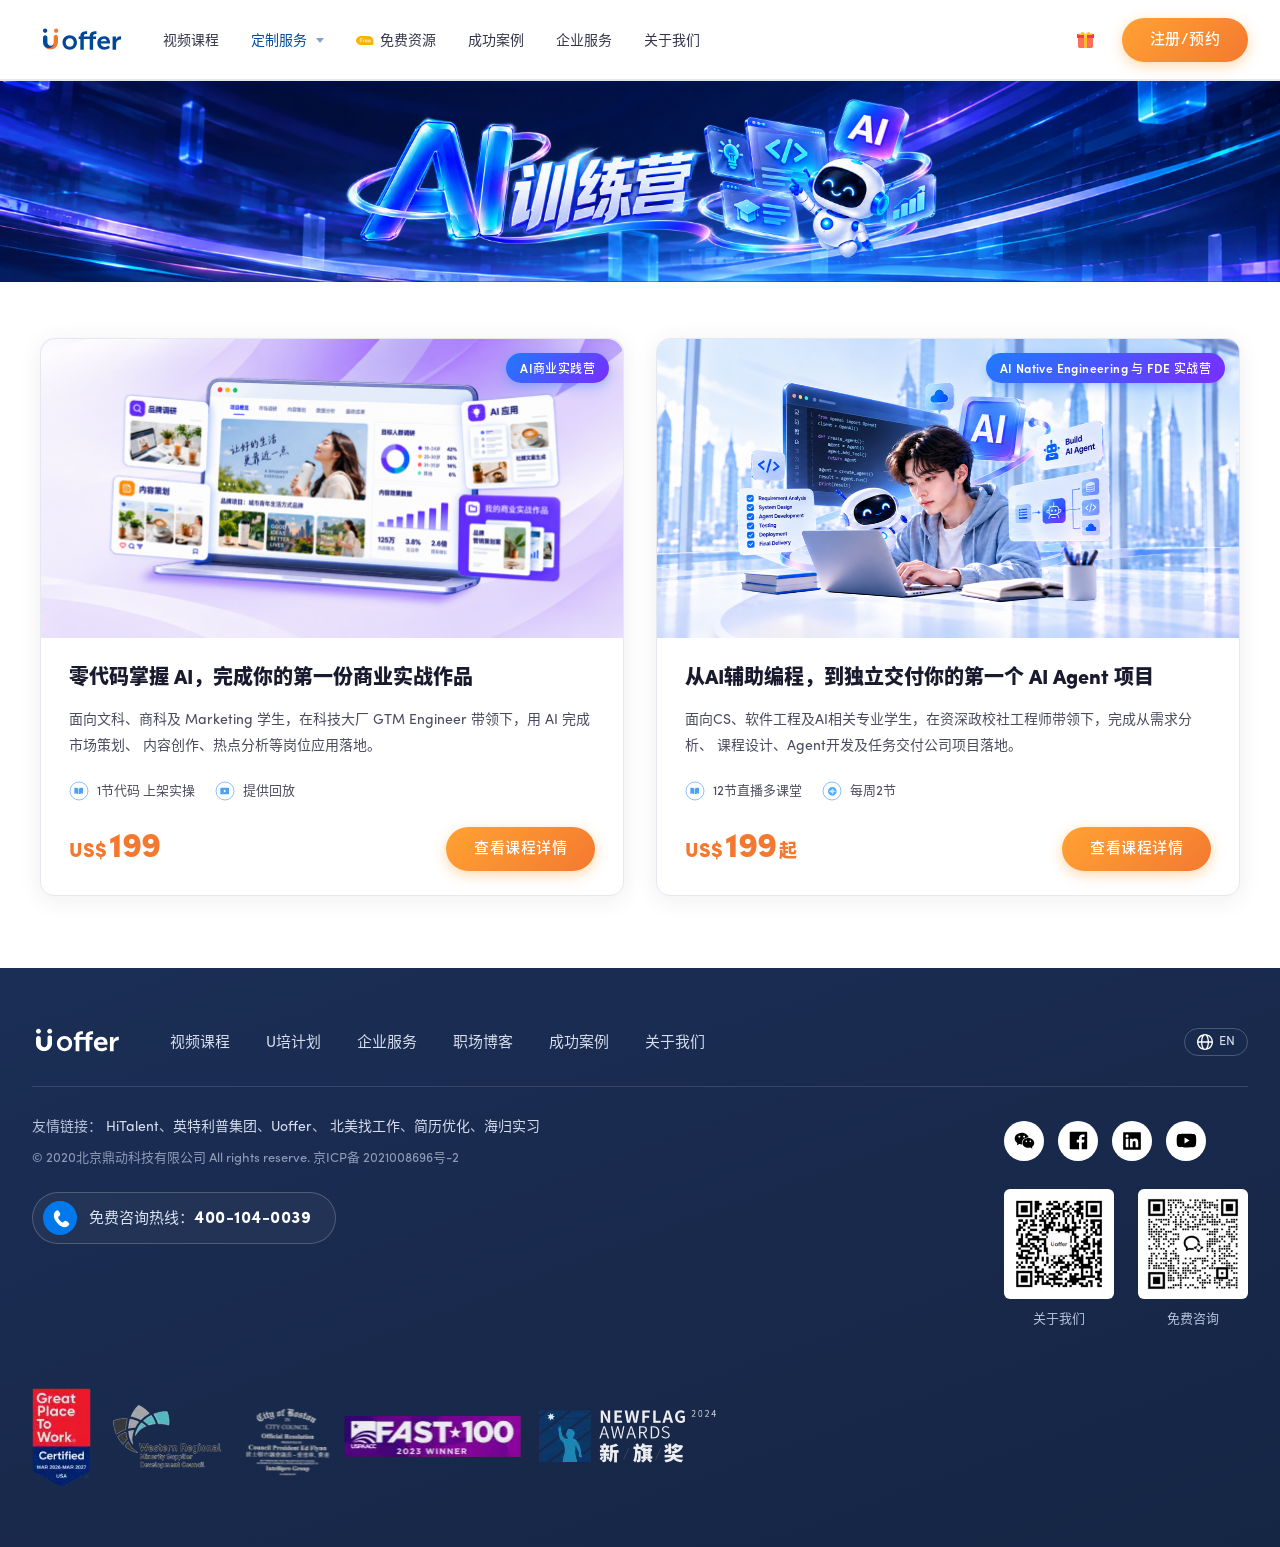
<file: index.html>
<!DOCTYPE html>
<html lang="zh-CN">
<head>
<meta charset="UTF-8" />
<meta name="viewport" content="width=device-width, initial-scale=1" />
<title>Uoffer｜AI 训练营</title>
<meta name="description" content="Uoffer AI 训练营：零代码掌握 AI，从 AI 辅助编程到独立交付你的第一个 AI Agent 项目。" />
<link rel="stylesheet" href="css/style.css?v=font-metrics-2" />
<link rel="stylesheet" href="css/camp-responsive.css?v=1" />
</head>
<body class="camp-page">
<a class="skip-link" href="#main">跳转到主要内容</a>

<!-- ================= 顶部导航 ================= -->
<header class="topbar">
  <div class="topbar__inner">

    <!-- Logo（图片） -->
    <a class="logo" href="index.html" aria-label="Uoffer 首页">
      <img class="logo__img" src="assets/images/Menu_logo.svg" alt="Uoffer" />
    </a>

    <nav class="nav" aria-label="主导航">
      <ul class="nav__list">
        <li><a href="#courses">视频课程</a></li>
        <li class="nav__item has-menu">
          <a href="#" class="nav__link is-hot" aria-haspopup="true" aria-expanded="false">
            定制服务
            <span class="nav__caret" aria-hidden="true"></span>
          </a>
          <div class="nav__menu">
            <!-- ↓↓↓ 站点内跳转地址：请把每项的 href="#" 替换为对应页面路径 ↓↓↓ -->
            <ul class="nav__sublist">
              <li>
                <a href="#">
                  <!-- 图标占位：把 src 换成你的图标地址即可，尺寸由 CSS 控制 -->
                  <span class="nav__subicon">
                    <img src="assets/images/menu-1.svg" alt="" aria-hidden="true" />
                  </span>
                  <span class="nav__subtext">
                    <span class="nav__subtitle">U培计划</span>
                  </span>
                </a>
              </li>
              <li>
                <a href="#">
                  <span class="nav__subicon">
                    <img src="assets/images/menu-2.svg" alt="" aria-hidden="true" />
                  </span>
                  <span class="nav__subtext">
                    <span class="nav__subtitle">简历优化</span>
                  </span>
                </a>
              </li>
              <li>
                <a href="#">
                  <span class="nav__subicon">
                    <img src="assets/images/menu-3.svg" alt="" aria-hidden="true" />
                  </span>
                  <span class="nav__subtext">
                    <span class="nav__subtitle">海归实习</span>
                  </span>
                </a>
              </li>
              <li>
                <a href="#">
                  <span class="nav__subicon">
                    <img src="assets/images/menu-4.svg" alt="" aria-hidden="true" />
                  </span>
                  <span class="nav__subtext">
                    <span class="nav__subtitle">北美求职</span>
                  </span>
                </a>
              </li>
              <li>
                <a href="index.html#courses">
                  <span class="nav__subicon">
                    <img src="assets/images/Ai.svg" alt="" aria-hidden="true" />
                  </span>
                  <span class="nav__subtext">
                    <span class="nav__subtitle">AI训练营</span>
                  </span>
                </a>
              </li>
            </ul>
            <!-- ↑↑↑ 站点内跳转地址 ↑↑↑ -->
          </div>
        </li>
        <li>
          <a href="#" class="nav__link">
            <img class="nav__icon" src="assets/images/Free.png" alt="" aria-hidden="true" />
            免费资源
          </a>
        </li>
        <li><a href="#">成功案例</a></li>
        <li><a href="#">企业服务</a></li>
        <li><a href="#">关于我们</a></li>
      </ul>
    </nav>

    <div class="topbar__right">
      <button class="icon-btn" type="button" aria-label="购物车">
        <img class="icon-btn__img" src="assets/images/gift.svg" alt="" aria-hidden="true" />
      </button>

      <a class="btn btn--primary" href="#"><span class="button-label">注册/预约</span></a>

      <div class="service">
        <img class="service__icon" src="assets/images/phone.svg" alt="" aria-hidden="true" />
        <div class="service__text">
          <span class="service__label">客服热线</span>
          <span class="service__tel">400-104-0039</span>
        </div>
      </div>
    </div>

  </div>
</header>

<main id="main">

  <!-- ================= Banner 主视觉 ================= -->
  <section class="hero">
    <!-- Banner 图片：设计稿 1920 宽，直接铺满显示 -->
    <img class="hero__banner" src="assets/images/banner.webp" alt="AI 训练营" />
  </section>

  <!-- ================= 课程卡片 ================= -->
  <section class="courses" id="courses">
    <div class="courses__grid">

      <!-- 卡片 1 -->
      <article class="card">
        <a class="card__media" href="course-detail.html" aria-label="查看 AI 商业实战营课程详情">
          <img src="assets/images/course-ai.webp" alt="AI 商业实践营课程界面预览">
          <span class="card__tag">AI商业实践营</span>
        </a>
        <div class="card__body">
          <h3 class="card__title"><a href="course-detail.html">零代码掌握 AI，完成你的第一份商业实战作品</a></h3>
          <p class="card__desc">
            面向文科、商科及 Marketing 学生，在科技大厂 GTM Engineer 带领下，用 AI 完成市场策划、
            内容创作、热点分析等岗位应用落地。
          </p>
          <ul class="card__features">
            <li>
              <img class="feat__icon" src="assets/images/calendar.svg" alt="" aria-hidden="true">
              1节代码 上架实操
            </li>
            <li>
              <img class="feat__icon" src="assets/images/truck.svg" alt="" aria-hidden="true">
              提供回放
            </li>
          </ul>
          <div class="card__foot">
            <p class="price"><span class="price__cur">US$</span><span class="price__num">199</span></p>
            <a class="btn btn--orange" href="course-detail.html"><span class="button-label">查看课程详情</span></a>
          </div>
        </div>
      </article>

      <!-- 卡片 2 -->
      <article class="card">
        <a class="card__media" href="fde-detail.html" aria-label="查看 FDE 课程详情">
          <img src="assets/images/course-agent.webp" alt="AI-Native 实战营课程界面预览">
          <span class="card__tag">AI Native Engineering 与 FDE 实战营</span>
        </a>
        <div class="card__body">
          <h3 class="card__title"><a href="fde-detail.html">从AI辅助编程，到独立交付你的第一个 AI Agent 项目</a></h3>
          <p class="card__desc">
            面向CS、软件工程及AI相关专业学生，在资深政校社工程师带领下，完成从需求分析、
            课程设计、Agent开发及任务交付公司项目落地。
          </p>
          <ul class="card__features">
            <li>
              <img class="feat__icon" src="assets/images/calendar.svg" alt="" aria-hidden="true">
              12节直播多课堂
            </li>
            <li>
              <img class="feat__icon" src="assets/images/clock.svg" alt="" aria-hidden="true">
              每周2节
            </li>
          </ul>
          <div class="card__foot">
            <p class="price"><span class="price__cur">US$</span><span class="price__num">199</span><span class="price__suffix">起</span></p>
            <a class="btn btn--orange" href="fde-detail.html"><span class="button-label">查看课程详情</span></a>
          </div>
        </div>
      </article>

    </div>
  </section>

</main>

<!-- ================= 页脚 ================= -->
<footer class="footer">
  <div class="footer__inner">

    <div class="footer__top">
      <!-- 页脚 Logo（图片） -->
      <a class="logo" href="index.html" aria-label="Uoffer 首页">
        <img class="logo__img" src="assets/images/foot_logo.svg" alt="Uoffer" />
      </a>

      <nav class="footer__nav" aria-label="页脚导航">
        <a href="#courses">视频课程</a>
        <a href="#">U培计划</a>
        <a href="#">企业服务</a>
        <a href="#">职场博客</a>
        <a href="#">成功案例</a>
        <a href="#">关于我们</a>
      </nav>

      <button class="lang" type="button">
        <img class="lang__icon" src="assets/images/Cn.svg" alt="" aria-hidden="true">
        EN
      </button>
    </div>

    <hr class="footer__rule" />

    <div class="footer__mid">
      <div class="footer__info">
        <p class="footer__links">
          友情链接：
          <a href="https://www.hitalent.com/" target="_blank" rel="noopener noreferrer">HiTalent</a>、<a href="https://www.intelliprogroup.com/" target="_blank" rel="noopener noreferrer">英特利普集团</a>、<a href="https://www.uoffer.com/" target="_blank" rel="noopener noreferrer">Uoffer</a>、
          <a href="https://www.uoffer.com/" target="_blank" rel="noopener noreferrer">北美找工作</a>、<a href="https://www.uoffer.com/resumes" target="_blank" rel="noopener noreferrer">简历优化</a>、<a href="https://www.uoffer.com/returnee-intern" target="_blank" rel="noopener noreferrer">海归实习</a>
        </p>
        <p class="footer__copy">© 2020北京鼎动科技有限公司 All rights reserve. 京ICP备 2021008696号-2</p>
        <div class="hotline">
          <span class="hotline__icon">
            <img src="assets/images/phone.svg" alt="" aria-hidden="true">
          </span>
          <span class="hotline__text">免费咨询热线：<b>400-104-0039</b></span>
        </div>
      </div>

      <ul class="social" aria-label="社交媒体">
        <li><a href="#" aria-label="微信"><img src="assets/images/Wecha.svg" alt="" aria-hidden="true"></a></li>
        <li><a href="#" aria-label="脸书"><img src="assets/images/Feacebook.svg" alt="" aria-hidden="true"></a></li>
        <li><a href="#" aria-label="Ins"><img src="assets/images/IN.svg" alt="" aria-hidden="true"></a></li>
        <li><a href="#" aria-label="Youbube"><img src="assets/images/Youtube.svg" alt="" aria-hidden="true"></a></li>
      </ul>

      <div class="qr">
        <figure class="qr__item">
          <img src="assets/images/qr-about.png" alt="关于我们二维码">
          <figcaption>关于我们</figcaption>
        </figure>
        <figure class="qr__item">
          <img src="assets/images/qr-service.png" alt="免费咨询二维码">
          <figcaption>免费咨询</figcaption>
        </figure>
      </div>
    </div>

    <div class="badges">
      <img src="assets/images/badge-1.png" alt="Great To Work 认证">
    </div>

  </div>
</footer>

<script>
(function () {
  // 导航二级菜单：hover 由 CSS 处理，这里补充移动端点击展开与无障碍状态同步
  var items = Array.prototype.slice.call(document.querySelectorAll('.nav__item.has-menu'));

  function setOpen(item, open) {
    var trigger = item.querySelector(':scope > .nav__link');
    if (trigger) trigger.setAttribute('aria-expanded', open ? 'true' : 'false');
    item.classList.toggle('is-open', open);
  }

  items.forEach(function (item) {
    var trigger = item.querySelector(':scope > .nav__link');

    // 点击触发器时切换展开（移动端 / 键盘）
    trigger.addEventListener('click', function (e) {
      if (window.matchMedia('(hover: hover) and (pointer: fine)').matches) return;
      e.preventDefault();
      var open = !item.classList.contains('is-open');
      items.forEach(function (other) { if (other !== item) setOpen(other, false); });
      setOpen(item, open);
    });

    // 键盘上下键在菜单项间移动
    item.addEventListener('keydown', function (e) {
      if (e.key !== 'ArrowDown') return;
      e.preventDefault();
      var first = item.querySelector('.nav__sublist a');
      if (first) { setOpen(item, true); first.focus(); }
    });
  });

  // 点击页面其他地方收起
  document.addEventListener('click', function (e) {
    items.forEach(function (item) {
      if (!item.contains(e.target)) setOpen(item, false);
    });
  });

  // Esc 收起
  document.addEventListener('keydown', function (e) {
    if (e.key !== 'Escape') return;
    items.forEach(function (item) {
      var trigger = item.querySelector(':scope > .nav__link');
      setOpen(item, false);
      if (item.contains(document.activeElement) && trigger) trigger.focus();
    });
  });

  // 移动端展开时加 class 供 CSS 显示
  var mq = window.matchMedia('(hover: none), (max-width: 1280px)');
  function apply() {
    items.forEach(function (item) {
      if (!mq.matches) setOpen(item, false);
    });
  }
  mq.addEventListener ? mq.addEventListener('change', apply) : mq.addListener(apply);
  apply();
})();
</script>
</body>
</html>
</file>
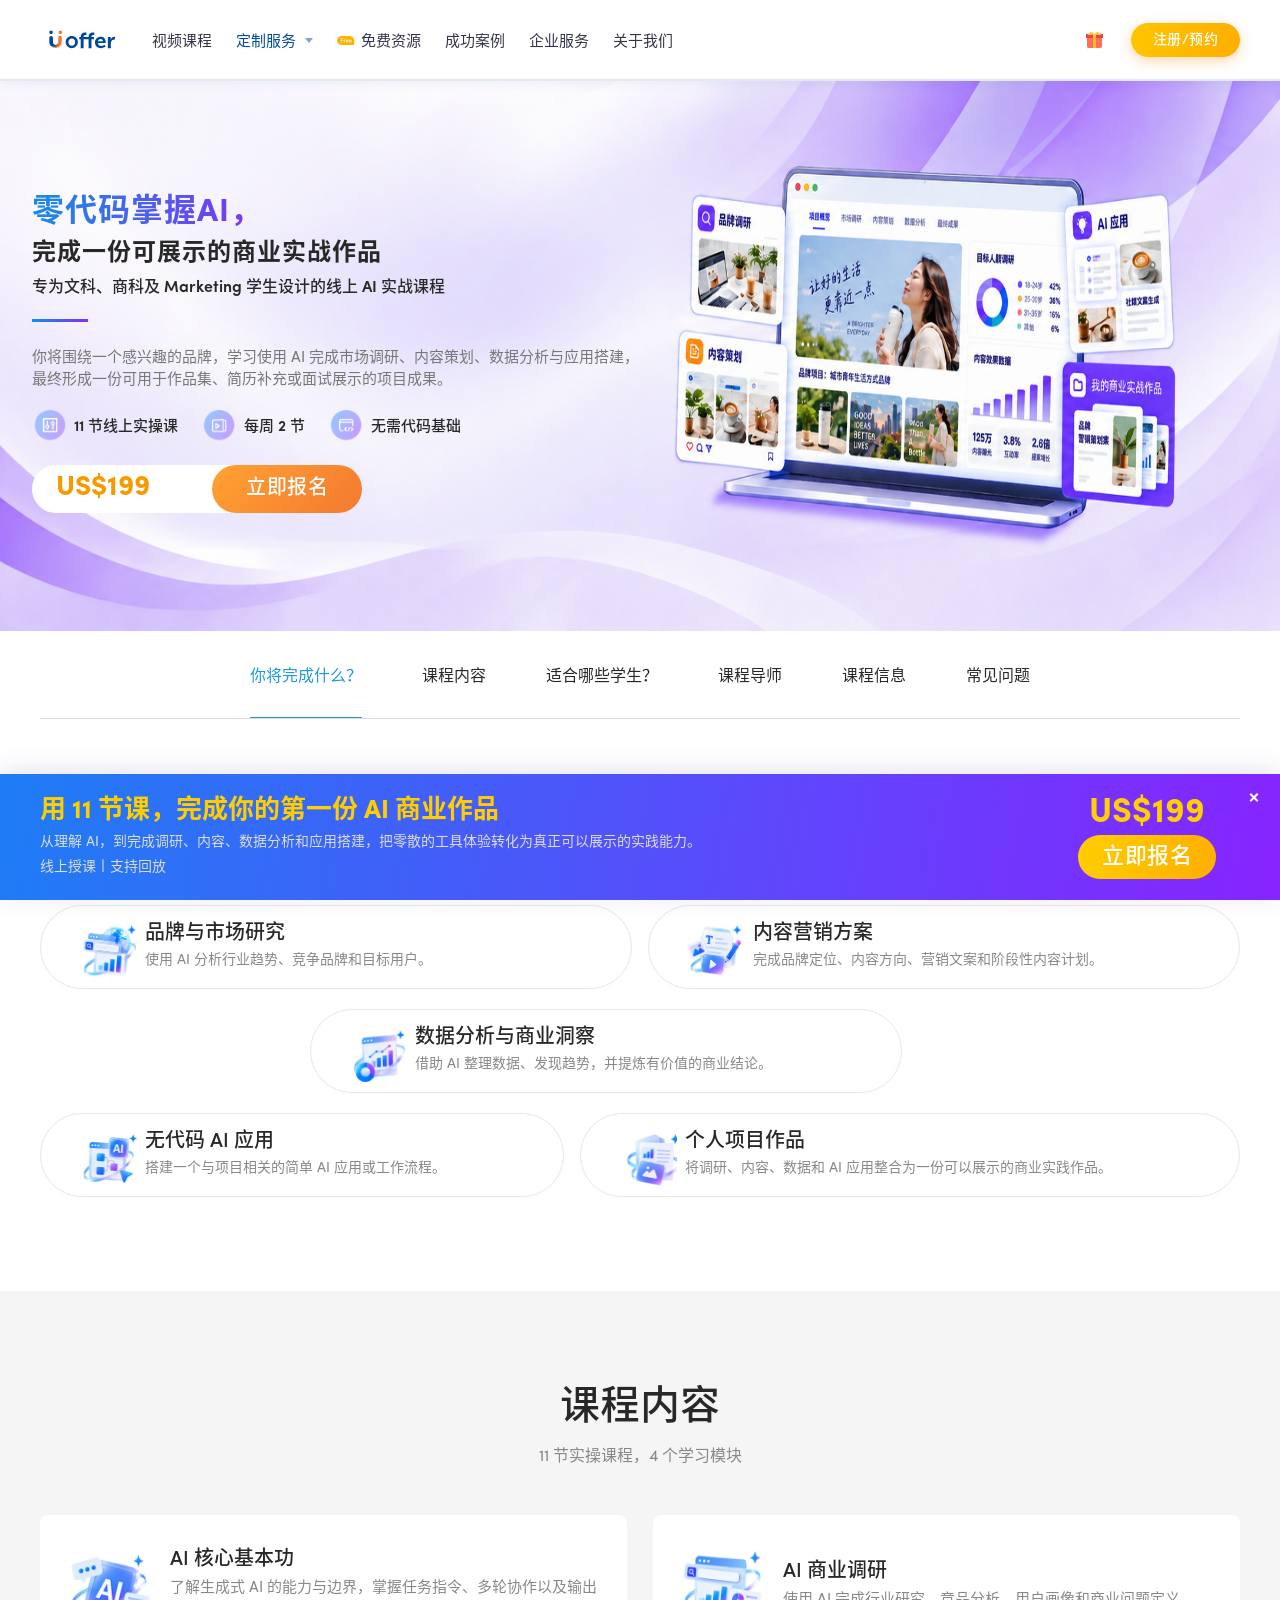
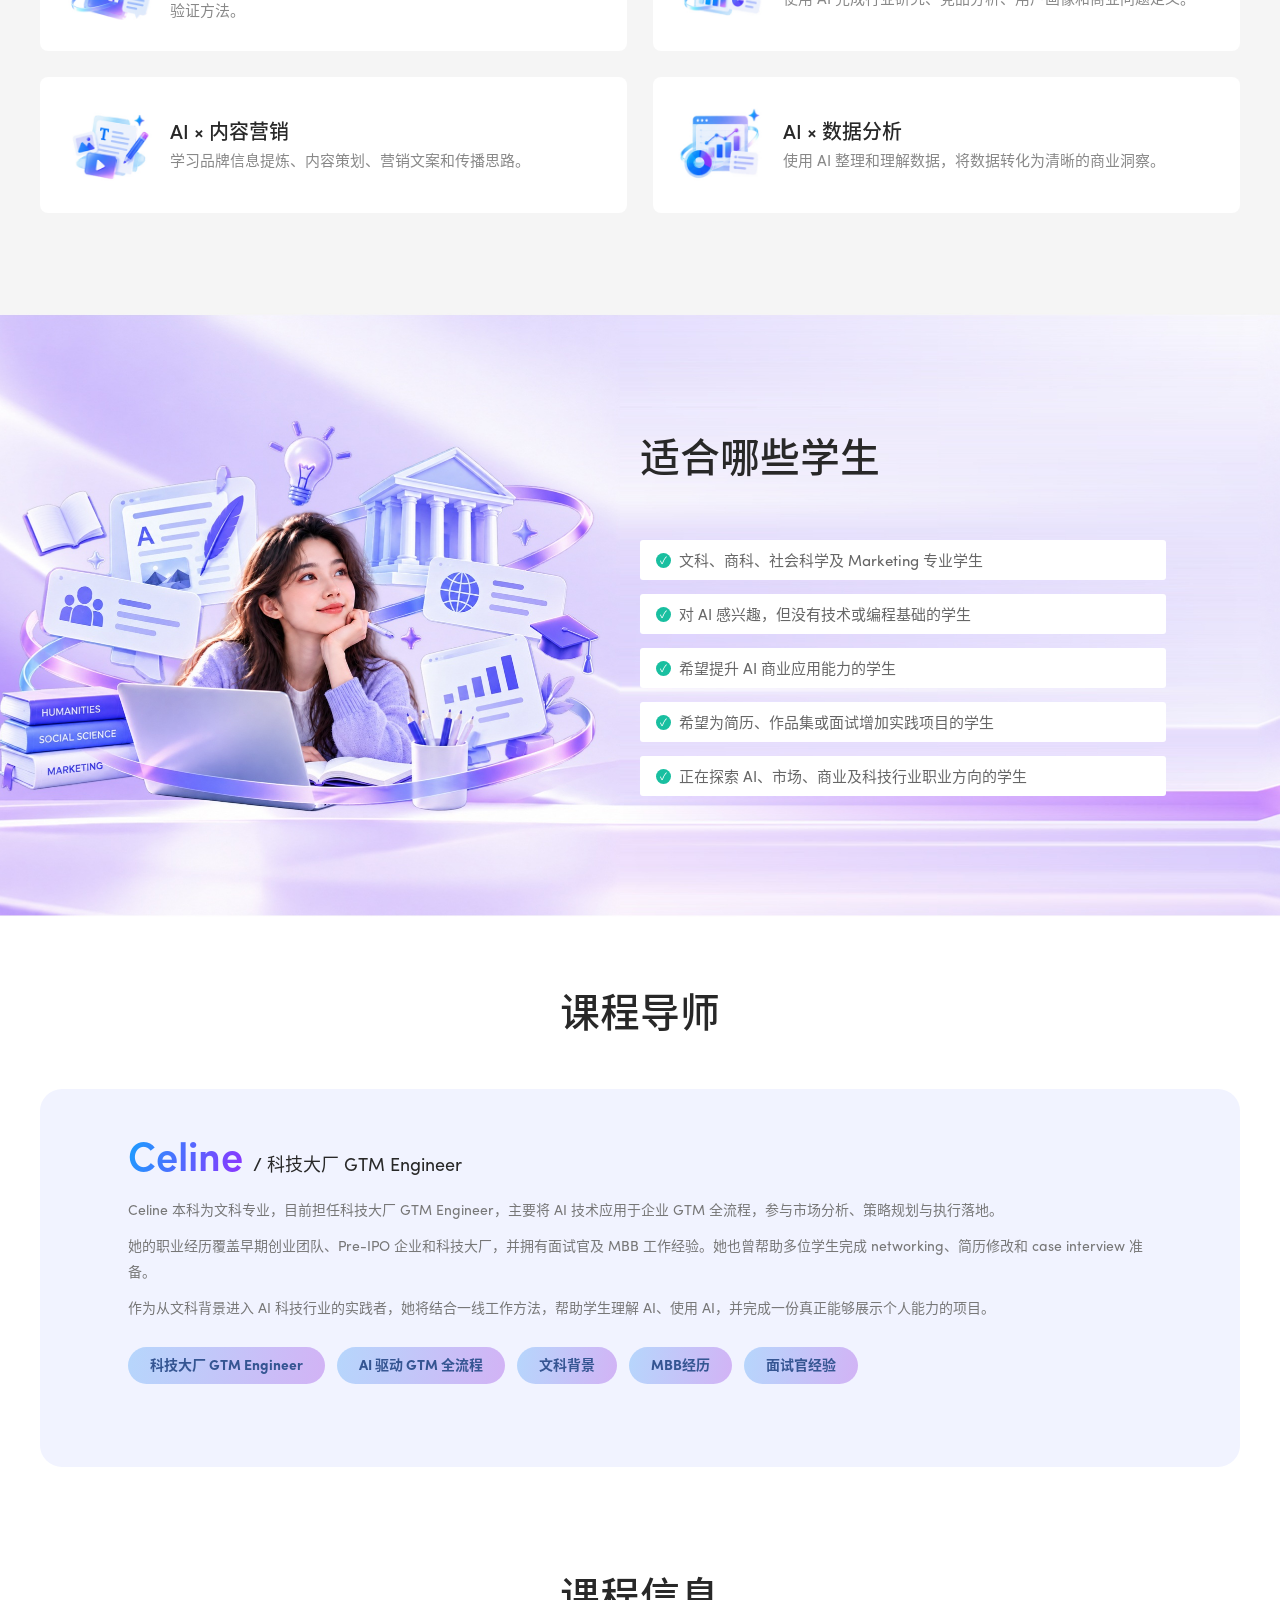
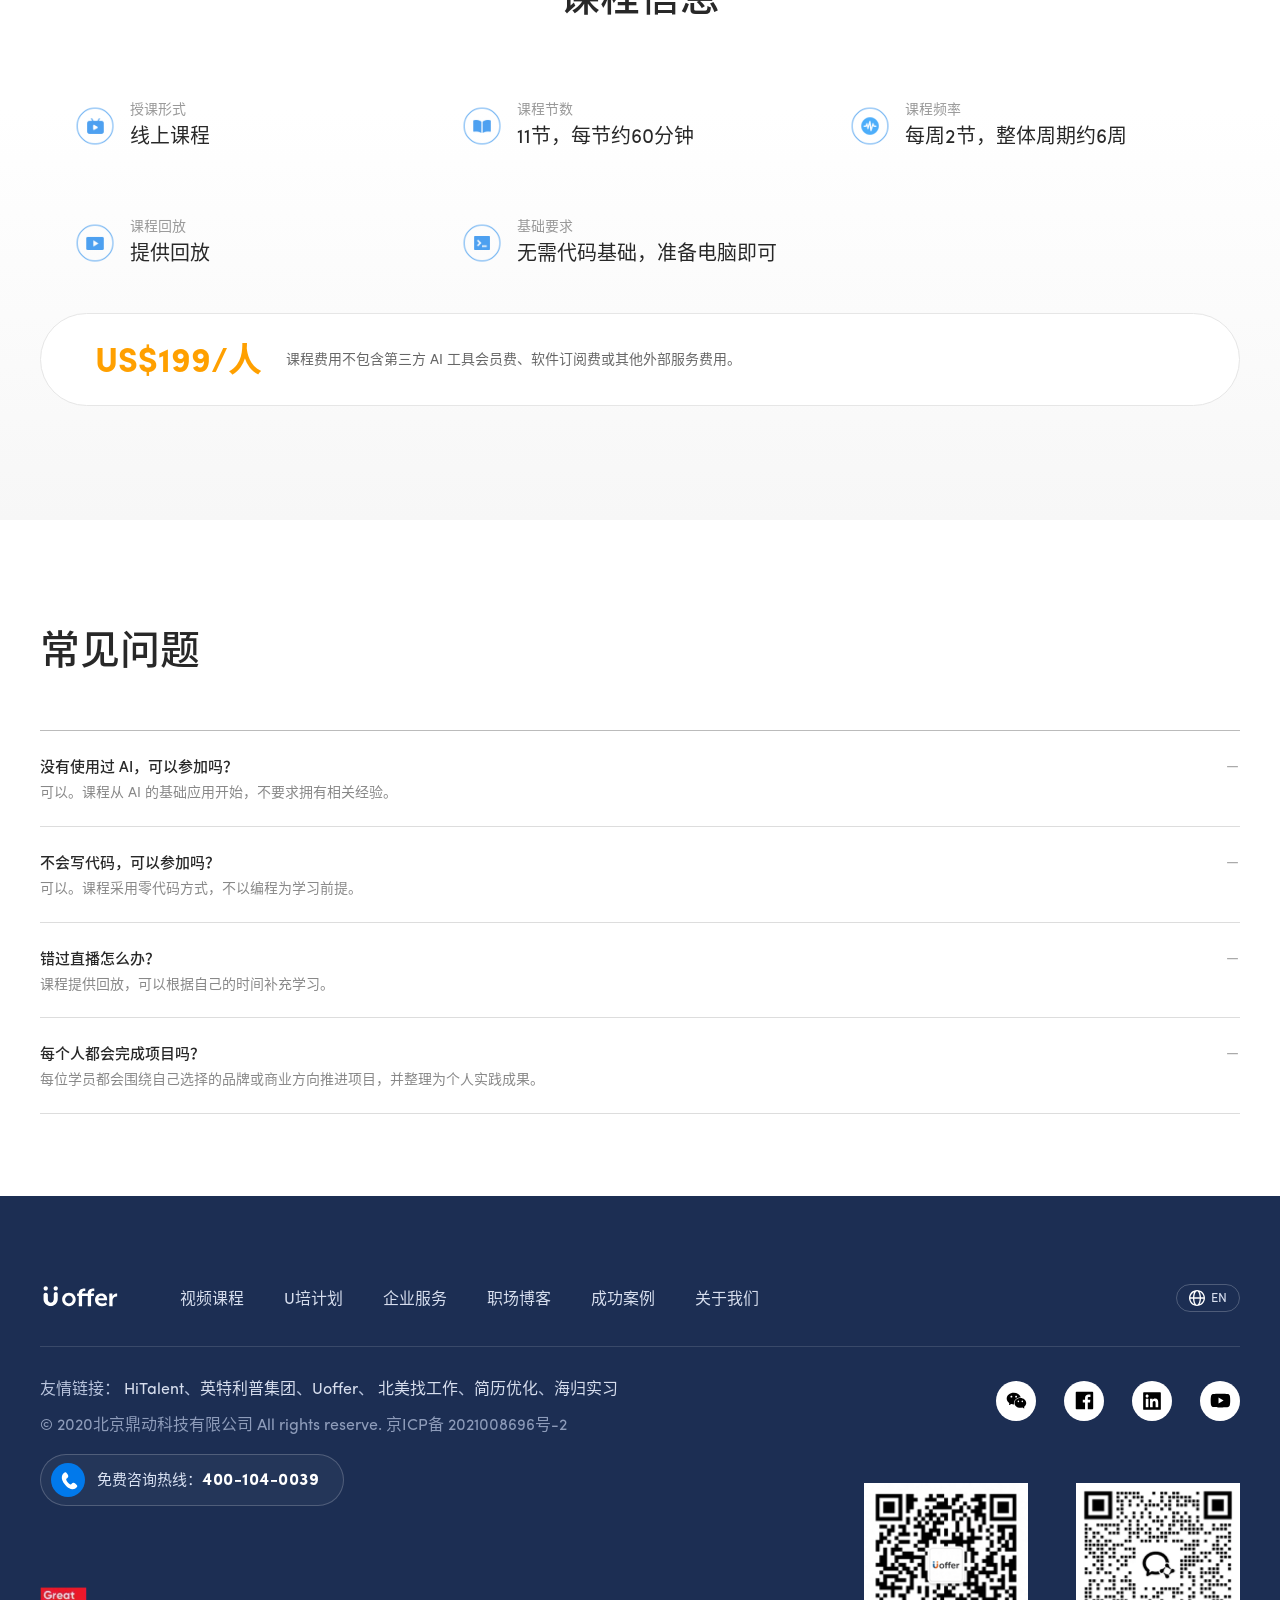
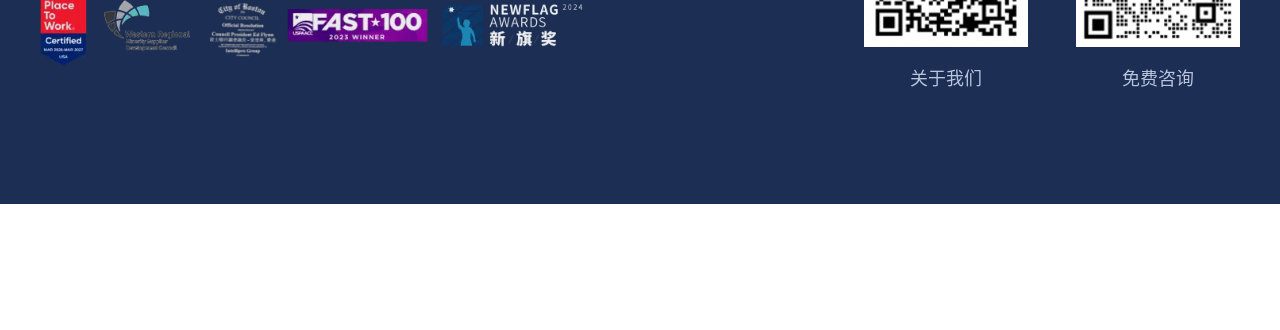
<file: course-detail.html>
<!DOCTYPE html>
<html lang="zh-CN">
<head>
<meta charset="UTF-8" />
<meta name="viewport" content="width=device-width, initial-scale=1" />
<title>零代码掌握 AI，完成你的第一份商业实战作品｜Uoffer AI 训练营</title>
<meta name="description" content="Uoffer AI 商业实战营：零代码掌握 AI，完成一份可展示的商业实战作品。" />
<link rel="stylesheet" href="css/style.css?v=font-metrics-2" />
<link rel="stylesheet" href="css/course-detail.css?v=font-metrics-2" />
</head>
<body class="course-detail-page">
<a class="skip-link" href="#main">跳转到主要内容</a>

<!-- ================= 顶部导航 ================= -->
<header class="topbar">
  <div class="topbar__inner">

    <a class="logo" href="index.html" aria-label="Uoffer 首页">
      <img class="logo__img" src="assets/images/Menu_logo.svg" alt="Uoffer" />
    </a>

    <nav class="nav" aria-label="主导航">
      <ul class="nav__list">
        <li><a href="index.html#courses">视频课程</a></li>
        <li class="nav__item has-menu">
          <a href="#" class="nav__link is-hot" aria-haspopup="true" aria-expanded="false">
            定制服务
            <span class="nav__caret" aria-hidden="true"></span>
          </a>
          <div class="nav__menu">
            <ul class="nav__sublist">
              <li>
                <a href="#">
                  <span class="nav__subicon"><img src="assets/images/menu-1.svg" alt="" aria-hidden="true" /></span>
                  <span class="nav__subtext"><span class="nav__subtitle">U培计划</span></span>
                </a>
              </li>
              <li>
                <a href="#">
                  <span class="nav__subicon"><img src="assets/images/menu-2.svg" alt="" aria-hidden="true" /></span>
                  <span class="nav__subtext"><span class="nav__subtitle">简历优化</span></span>
                </a>
              </li>
              <li>
                <a href="#">
                  <span class="nav__subicon"><img src="assets/images/menu-3.svg" alt="" aria-hidden="true" /></span>
                  <span class="nav__subtext"><span class="nav__subtitle">海归实习</span></span>
                </a>
              </li>
              <li>
                <a href="#">
                  <span class="nav__subicon"><img src="assets/images/menu-4.svg" alt="" aria-hidden="true" /></span>
                  <span class="nav__subtext"><span class="nav__subtitle">北美求职</span></span>
                </a>
              </li>
              <li>
                <a href="index.html#courses">
                  <span class="nav__subicon"><img src="assets/images/Ai.svg" alt="" aria-hidden="true" /></span>
                  <span class="nav__subtext"><span class="nav__subtitle">AI训练营</span></span>
                </a>
              </li>
            </ul>
          </div>
        </li>
        <li>
          <a href="#" class="nav__link">
            <img class="nav__icon" src="assets/images/Free.png" alt="" aria-hidden="true" />
            免费资源
          </a>
        </li>
        <li><a href="#">成功案例</a></li>
        <li><a href="#">企业服务</a></li>
        <li><a href="#">关于我们</a></li>
      </ul>
    </nav>

    <div class="topbar__right">
      <button class="icon-btn" type="button" aria-label="购物车">
        <img class="icon-btn__img" src="assets/images/gift.svg" alt="" aria-hidden="true" />
      </button>

      <a class="btn btn--primary" href="#"><span class="button-label">注册/预约</span></a>

      <div class="service">
        <img class="service__icon" src="assets/images/phone.svg" alt="" aria-hidden="true" />
        <div class="service__text">
          <span class="service__label">客服热线</span>
          <span class="service__tel">400-104-0039</span>
        </div>
      </div>
    </div>

  </div>
</header>

<main id="main">

  <!-- ================= 课程主视觉 ================= -->
  <section class="cd-hero">
    <div class="cd-hero__inner">

      <div class="cd-hero__left">
        

        

        <h1 class="cd-hero__title">
          <span class="cd-hero__accent">零代码掌握AI，</span><br />
          完成一份可展示的商业实战作品
        </h1>

        <p class="cd-hero__lead">专为文科、商科及 Marketing 学生设计的线上 AI 实战课程</p>

        <p class="cd-hero__desc">
          你将围绕一个感兴趣的品牌，学习使用 AI 完成市场调研、内容策划、数据分析与应用搭建，
          最终形成一份可用于作品集、简历补充或面试展示的项目成果。
        </p>

        <ul class="cd-hero__meta">
          <li class="cd-chip">
            <span class="cd-chip__icon"><img src="assets/images/course-detail/design/icon-lesson-transparent.png" alt="" aria-hidden="true" /></span>
            <span class="cd-chip__text">11 节线上实操课</span>
          </li>
          <li class="cd-chip">
            <span class="cd-chip__icon"><img src="assets/images/course-detail/design/icon-week-transparent.png" alt="" aria-hidden="true" /></span>
            <span class="cd-chip__text">每周 2 节</span>
          </li>
          <li class="cd-chip">
            <span class="cd-chip__icon"><img src="assets/images/course-detail/design/icon-nocode-transparent.png" alt="" aria-hidden="true" /></span>
            <span class="cd-chip__text">无需代码基础</span>
          </li>
        </ul>

        <div class="cd-hero__actions">
          <span class="cd-hero__price">US$199</span><a class="btn btn--primary cd-btn" href="#cd-enroll"><span class="button-label">立即报名</span></a>
        </div>
      </div>

      <div class="cd-hero__right">
        <img class="cd-hero__figure"
             src="assets/images/course-detail/design/hero-art.webp"
             alt="AI 商业实战营课程主视觉" />
      </div>

    </div>
  </section>

  <!-- ================= 页面内导航（锚点） ================= -->
  <nav class="cd-subnav" aria-label="课程内容导航">
    <div class="cd-subnav__inner">
      <ul class="cd-subnav__list">
        <li><a href="#cd-outcome">你将完成什么？</a></li>
        <li><a href="#cd-outline">课程内容</a></li>
        <li><a href="#cd-audience">适合哪些学生？</a></li>
        <li><a href="#cd-mentor">课程导师</a></li>
        <li><a href="#cd-info">课程信息</a></li>
        <li><a href="#cd-faq">常见问题</a></li>
      </ul>
    </div>
  </nav>

  <!-- ================= 你将完成什么 ================= -->
  <section class="cd-section cd-section--outcome" id="cd-outcome">
    <div class="cd-section__inner">
      <header class="cd-head">
        <h2 class="cd-head__title">你将完成什么？</h2>
        
      </header>

      <ul class="cd-outcome">
        <li class="cd-outcome__item">
          <div class="cd-outcome__head">
            <span class="cd-outcome__icon"><img src="assets/images/course-detail/design/outcome-1.png" alt="" aria-hidden="true" /></span>
            <h3 class="cd-outcome__title">品牌与市场研究</h3>
          </div>
          <p class="cd-outcome__desc">使用 AI 分析行业趋势、竞争品牌和目标用户。</p>
        </li>
        <li class="cd-outcome__item">
          <div class="cd-outcome__head">
            <span class="cd-outcome__icon"><img src="assets/images/course-detail/design/outcome-2.png" alt="" aria-hidden="true" /></span>
            <h3 class="cd-outcome__title">内容营销方案</h3>
          </div>
          <p class="cd-outcome__desc">完成品牌定位、内容方向、营销文案和阶段性内容计划。</p>
        </li>
        <li class="cd-outcome__item">
          <div class="cd-outcome__head">
            <span class="cd-outcome__icon"><img src="assets/images/course-detail/design/outcome-3.png" alt="" aria-hidden="true" /></span>
            <h3 class="cd-outcome__title">数据分析与商业洞察</h3>
          </div>
          <p class="cd-outcome__desc">借助 AI 整理数据、发现趋势，并提炼有价值的商业结论。</p>
        </li>
        <li class="cd-outcome__item">
          <div class="cd-outcome__head">
            <span class="cd-outcome__icon"><img src="assets/images/course-detail/design/outcome-4.png" alt="" aria-hidden="true" /></span>
            <h3 class="cd-outcome__title">无代码 AI 应用</h3>
          </div>
          <p class="cd-outcome__desc">搭建一个与项目相关的简单 AI 应用或工作流程。</p>
        </li>
        <li class="cd-outcome__item">
          <div class="cd-outcome__head">
            <span class="cd-outcome__icon"><img src="assets/images/course-detail/design/outcome-5.png" alt="" aria-hidden="true" /></span>
            <h3 class="cd-outcome__title">个人项目作品</h3>
          </div>
          <p class="cd-outcome__desc">将调研、内容、数据和 AI 应用整合为一份可以展示的商业实践作品。</p>
        </li>
      </ul>
    </div>
  </section>

  <!-- ================= 课程内容 ================= -->
  <section class="cd-section cd-section--gray" id="cd-outline">
    <div class="cd-section__inner">
      <header class="cd-head">
        <h2 class="cd-head__title">课程内容</h2>
        <p class="cd-head__sub">11 节实操课程，4 个学习模块</p>
      </header>

      <ul class="cd-modules">
        <li class="cd-module">
          <span class="cd-module__no">
            <img src="assets/images/course-detail/design/module-1.png" alt="" aria-hidden="true" />
          </span>
          <div class="cd-module__body">
            <h3 class="cd-module__title">AI 核心基本功</h3>
            <p class="cd-module__desc">了解生成式 AI 的能力与边界，掌握任务指令、多轮协作以及输出验证方法。</p>
          </div>
        </li>
        <li class="cd-module">
          <span class="cd-module__no">
            <img src="assets/images/course-detail/design/module-2.png" alt="" aria-hidden="true" />
          </span>
          <div class="cd-module__body">
            <h3 class="cd-module__title">AI × 内容营销</h3>
            <p class="cd-module__desc">学习品牌信息提炼、内容策划、营销文案和传播思路。</p>
          </div>
        </li>
        <li class="cd-module">
          <span class="cd-module__no">
            <img src="assets/images/course-detail/design/module-3.png" alt="" aria-hidden="true" />
          </span>
          <div class="cd-module__body">
            <h3 class="cd-module__title">AI 商业调研</h3>
            <p class="cd-module__desc">使用 AI 完成行业研究、竞品分析、用户画像和商业问题定义。</p>
          </div>
        </li>
        <li class="cd-module">
          <span class="cd-module__no">
            <img src="assets/images/course-detail/design/module-4.png" alt="" aria-hidden="true" />
          </span>
          <div class="cd-module__body">
            <h3 class="cd-module__title">AI × 数据分析</h3>
            <p class="cd-module__desc">使用 AI 整理和理解数据，将数据转化为清晰的商业洞察。</p>
          </div>
        </li>
      </ul>
      
    </div>
  </section>

  <!-- ================= 适合哪些学生 ================= -->
  <section class="cd-section cd-section--audience" id="cd-audience">
    <div class="cd-section__inner cd-section__inner--split">
      <div class="cd-audience__intro"><h2 class="cd-head__title cd-head__title--left">适合哪些学生</h2></div>

      <ul class="cd-audience__list">
        <li>
          <span class="cd-audience__icon" aria-hidden="true">✓</span>
          <span>文科、商科、社会科学及 Marketing 专业学生</span>
        </li>
        <li>
          <span class="cd-audience__icon" aria-hidden="true">✓</span>
          <span>对 AI 感兴趣，但没有技术或编程基础的学生</span>
        </li>
        <li>
          <span class="cd-audience__icon" aria-hidden="true">✓</span>
          <span>希望提升 AI 商业应用能力的学生</span>
        </li>
        <li>
          <span class="cd-audience__icon" aria-hidden="true">✓</span>
          <span>希望为简历、作品集或面试增加实践项目的学生</span>
        </li>
        <li>
          <span class="cd-audience__icon" aria-hidden="true">✓</span>
          <span>正在探索 AI、市场、商业及科技行业职业方向的学生</span>
        </li>
      </ul>
    </div>
  </section>

  <!-- ================= 课程导师 ================= -->
  <section class="cd-section cd-section--mentor" id="cd-mentor">
    <div class="cd-section__inner">
      <header class="cd-head">
        <h2 class="cd-head__title">课程导师</h2>
      </header>

      <div class="cd-mentor">
        

        <div class="cd-mentor__body">
          <h3 class="cd-mentor__name"><span>Celine</span> / 科技大厂 GTM Engineer</h3>
          <p class="cd-mentor__text">
            Celine 本科为文科专业，目前担任科技大厂 GTM Engineer，主要将 AI 技术应用于企业 GTM 全流程，参与市场分析、策略规划与执行落地。
          </p>
          <p class="cd-mentor__text">
            她的职业经历覆盖早期创业团队、Pre-IPO 企业和科技大厂，并拥有面试官及 MBB 工作经验。她也曾帮助多位学生完成 networking、简历修改和 case interview 准备。
          </p>
          <p class="cd-mentor__text">
            作为从文科背景进入 AI 科技行业的实践者，她将结合一线工作方法，帮助学生理解 AI、使用 AI，并完成一份真正能够展示个人能力的项目。
          </p>

          <ul class="cd-tags">
            <li>科技大厂 GTM Engineer</li>
            <li>AI 驱动 GTM 全流程</li>
            <li>文科背景</li>
            <li>MBB经历</li>
            <li>面试官经验</li>
          </ul>
        </div>
      </div>
    </div>
  </section>

  <!-- ================= 课程信息 ================= -->
  <section class="cd-section cd-section--info" id="cd-info">
    <div class="cd-section__inner">
      <header class="cd-head">
        <h2 class="cd-head__title">课程信息</h2>
      </header>

      <ul class="cd-info">
<li class="cd-info__row"><span class="cd-info__icon" aria-hidden="true"><img src="assets/images/course-detail/design/info-1.png" alt=""></span><div><span class="cd-info__label">授课形式</span><span class="cd-info__value">线上课程</span></div></li><li class="cd-info__row"><span class="cd-info__icon" aria-hidden="true"><img src="assets/images/course-detail/design/info-2.png" alt=""></span><div><span class="cd-info__label">课程节数</span><span class="cd-info__value">11节，每节约60分钟</span></div></li><li class="cd-info__row"><span class="cd-info__icon" aria-hidden="true"><img src="assets/images/course-detail/design/info-3.png" alt=""></span><div><span class="cd-info__label">课程频率</span><span class="cd-info__value">每周2节，整体周期约6周</span></div></li><li class="cd-info__row"><span class="cd-info__icon" aria-hidden="true"><img src="assets/images/course-detail/design/info-4.png" alt=""></span><div><span class="cd-info__label">课程回放</span><span class="cd-info__value">提供回放</span></div></li><li class="cd-info__row"><span class="cd-info__icon" aria-hidden="true"><img src="assets/images/course-detail/design/info-5.png" alt=""></span><div><span class="cd-info__label">基础要求</span><span class="cd-info__value">无需代码基础，准备电脑即可</span></div></li></ul>
      <p class="cd-note"><strong>US$199/人</strong><span>课程费用不包含第三方 AI 工具会员费、软件订阅费或其他外部服务费用。</span></p>
    </div>
  </section>

  <!-- ================= 常见问题 ================= -->
  <section class="cd-section cd-section--faq" id="cd-faq">
    <div class="cd-section__inner">
      <header class="cd-head">
        <h2 class="cd-head__title">常见问题</h2>
      </header>

      <ul class="cd-faq">
        <li class="cd-faq__item">
          <details open>
            <summary class="cd-faq__q">没有使用过 AI，可以参加吗？<span class="cd-faq__mark" aria-hidden="true"></span></summary>
            <p class="cd-faq__a">可以。课程从 AI 的基础应用开始，不要求拥有相关经验。</p>
          </details>
        </li>
        <li class="cd-faq__item">
          <details open>
            <summary class="cd-faq__q">不会写代码，可以参加吗？<span class="cd-faq__mark" aria-hidden="true"></span></summary>
            <p class="cd-faq__a">可以。课程采用零代码方式，不以编程为学习前提。</p>
          </details>
        </li>
        <li class="cd-faq__item">
          <details open>
            <summary class="cd-faq__q">错过直播怎么办？<span class="cd-faq__mark" aria-hidden="true"></span></summary>
            <p class="cd-faq__a">课程提供回放，可以根据自己的时间补充学习。</p>
          </details>
        </li>
        <li class="cd-faq__item">
          <details open>
            <summary class="cd-faq__q">每个人都会完成项目吗？<span class="cd-faq__mark" aria-hidden="true"></span></summary>
            <p class="cd-faq__a">每位学员都会围绕自己选择的品牌或商业方向推进项目，并整理为个人实践成果。</p>
          </details>
        </li>
      </ul>
    </div>
  </section>

  <!-- ================= 底部报名条 ================= -->
  <section class="cd-enroll" id="cd-enroll"><button class="cd-enroll__close" aria-label="收起报名条" type="button">×</button>
    <div class="cd-enroll__inner">
      <div class="cd-enroll__copy">
        <h2 class="cd-enroll__title">用 11 节课，完成你的第一份 AI 商业作品</h2>
        <p class="cd-enroll__desc">
          从理解 AI，到完成调研、内容、数据分析和应用搭建，把零散的工具体验转化为真正可以展示的实践能力。
        </p>
        <p class="cd-enroll__meta">线上授课丨支持回放</p>
      </div>

      <div class="cd-enroll__buy">
        <p class="cd-enroll__price">
          <span class="cd-enroll__cur">US$</span><span class="cd-enroll__num">199</span>
        </p>
        <a class="btn btn--orange cd-btn" href="tel:4001040039"><span class="button-label">立即报名</span></a>
      </div>
    </div>
  </section>

</main>

<!-- ================= 页脚 ================= -->
<footer class="footer">
  <div class="footer__inner">

    <div class="footer__top">
      <a class="logo" href="index.html" aria-label="Uoffer 首页">
        <img class="logo__img" src="assets/images/foot_logo.svg" alt="Uoffer" />
      </a>

      <nav class="footer__nav" aria-label="页脚导航">
        <a href="index.html#courses">视频课程</a>
        <a href="#">U培计划</a>
        <a href="#">企业服务</a>
        <a href="#">职场博客</a>
        <a href="#">成功案例</a>
        <a href="#">关于我们</a>
      </nav>

      <button class="lang" type="button">
        <img class="lang__icon" src="assets/images/Cn.svg" alt="" aria-hidden="true">
        EN
      </button>
    </div>

    <hr class="footer__rule" />

    <div class="footer__mid">
      <div class="footer__info">
        <p class="footer__links">
          友情链接：
          <a href="https://www.hitalent.com/" target="_blank" rel="noopener noreferrer">HiTalent</a>、<a href="https://www.intelliprogroup.com/" target="_blank" rel="noopener noreferrer">英特利普集团</a>、<a href="https://www.uoffer.com/" target="_blank" rel="noopener noreferrer">Uoffer</a>、
          <a href="https://www.uoffer.com/" target="_blank" rel="noopener noreferrer">北美找工作</a>、<a href="https://www.uoffer.com/resumes" target="_blank" rel="noopener noreferrer">简历优化</a>、<a href="https://www.uoffer.com/returnee-intern" target="_blank" rel="noopener noreferrer">海归实习</a>
        </p>
        <p class="footer__copy">© 2020北京鼎动科技有限公司 All rights reserve. 京ICP备 2021008696号-2</p>
        <div class="hotline">
          <span class="hotline__icon">
            <img src="assets/images/phone.svg" alt="" aria-hidden="true">
          </span>
          <span class="hotline__text">免费咨询热线：<b>400-104-0039</b></span>
        </div>
      </div>

      <ul class="social" aria-label="社交媒体">
        <li><a href="#" aria-label="微信"><img src="assets/images/Wecha.svg" alt="" aria-hidden="true"></a></li>
        <li><a href="#" aria-label="脸书"><img src="assets/images/Feacebook.svg" alt="" aria-hidden="true"></a></li>
        <li><a href="#" aria-label="Ins"><img src="assets/images/IN.svg" alt="" aria-hidden="true"></a></li>
        <li><a href="#" aria-label="Youbube"><img src="assets/images/Youtube.svg" alt="" aria-hidden="true"></a></li>
      </ul>

      <div class="qr">
        <figure class="qr__item">
          <img src="assets/images/qr-about.png" alt="关于我们二维码">
          <figcaption>关于我们</figcaption>
        </figure>
        <figure class="qr__item">
          <img src="assets/images/qr-service.png" alt="免费咨询二维码">
          <figcaption>免费咨询</figcaption>
        </figure>
      </div>
    </div>

    <div class="badges">
      <img src="assets/images/badge-1.png" alt="Great To Work 认证">
    </div>

  </div>
</footer>

<script>
(function () {
  var items = Array.prototype.slice.call(document.querySelectorAll('.nav__item.has-menu'));

  function setOpen(item, open) {
    var trigger = item.querySelector(':scope > .nav__link');
    if (trigger) trigger.setAttribute('aria-expanded', open ? 'true' : 'false');
    item.classList.toggle('is-open', open);
  }

  items.forEach(function (item) {
    var trigger = item.querySelector(':scope > .nav__link');

    trigger.addEventListener('click', function (e) {
      if (window.matchMedia('(hover: hover) and (pointer: fine)').matches) return;
      e.preventDefault();
      var open = !item.classList.contains('is-open');
      items.forEach(function (other) { if (other !== item) setOpen(other, false); });
      setOpen(item, open);
    });

    item.addEventListener('keydown', function (e) {
      if (e.key !== 'ArrowDown') return;
      e.preventDefault();
      var first = item.querySelector('.nav__sublist a');
      if (first) { setOpen(item, true); first.focus(); }
    });
  });

  document.addEventListener('click', function (e) {
    items.forEach(function (item) {
      if (!item.contains(e.target)) setOpen(item, false);
    });
  });

  document.addEventListener('keydown', function (e) {
    if (e.key !== 'Escape') return;
    items.forEach(function (item) {
      var trigger = item.querySelector(':scope > .nav__link');
      setOpen(item, false);
      if (item.contains(document.activeElement) && trigger) trigger.focus();
    });
  });

  var mq = window.matchMedia('(hover: none), (max-width: 1280px)');
  function apply() {
    items.forEach(function (item) {
      if (!mq.matches) setOpen(item, false);
    });
  }
  mq.addEventListener ? mq.addEventListener('change', apply) : mq.addListener(apply);
  apply();

  // Dismiss only for the current document; a refresh shows the bar again.
  var enroll = document.querySelector('.cd-enroll');
  function syncEnrollSpace() {
    document.body.style.setProperty('--enroll-height', enroll.hidden ? '0px' : enroll.offsetHeight + 'px');
  }
  function setEnrollHidden(hidden) {
    enroll.hidden = hidden;
    syncEnrollSpace();
  }
  enroll.hidden = false;
  document.querySelector('.cd-enroll__close').addEventListener('click', function () { setEnrollHidden(true); });
  document.querySelector('.cd-hero__actions a').addEventListener('click', function (event) {
    event.preventDefault();
    setEnrollHidden(false);
    enroll.querySelector('.cd-enroll__buy a').focus({ preventScroll: true });
  });
  if (window.ResizeObserver) new ResizeObserver(syncEnrollSpace).observe(enroll);
  window.addEventListener('resize', syncEnrollSpace);
  syncEnrollSpace();

  // 页面内导航：滚动高亮
  var links = Array.prototype.slice.call(document.querySelectorAll('.cd-subnav__list a'));
  var sections = links
    .map(function (a) { return document.querySelector(a.getAttribute('href')); })
    .filter(Boolean);

  function onScroll() {
    var pos = window.scrollY + 180;
    var current = sections.length ? sections[0].id : null;
    sections.forEach(function (sec) {
      if (sec.offsetTop <= pos) current = sec.id;
    });
    links.forEach(function (a) {
      a.classList.toggle('is-active', a.getAttribute('href') === '#' + current);
    });
  }

  window.addEventListener('scroll', onScroll, { passive: true });
  onScroll();
})();
</script>
</body>
</html>
</file>
<file: css/style.css>
@import url("fonts.css?v=1");
/* ==========================================================================
   Uoffer — AI 训练营  静态页面样式
   设计稿：1920px 宽  /  内容区：1200px 居中
   所有 logo / banner / icon 均为外部图片，本文件不绘制任何图形
   目录：
   1. 变量与基础重置
   2. 通用组件（按钮 / Logo）
   3. 顶部导航
   4. Banner 主视觉
   5. 课程卡片
   6. 页脚
   7. 响应式
   ========================================================================== */

/* ---------- 1. 变量与基础重置 ---------- */
:root {
  /* 设计稿基准 */
  --design-width: 1920px;
  --content-width: 1200px;

  /* 颜色 —— 品牌蓝取自 logo (#004A9B) */
  --brand-blue:    #004a9b;
  --nav-bg:        #ffffff;
  --orange:        #f47930;
  --footer-bg:     #1b2e55;
  --footer-bg-2:   #152544;
  --ink:           #1a1a2e;
  --ink-soft:      #4a4a5e;
  --ink-mute:      #6b6b80;
  --line:          #e6e8f0;

  --radius:        14px;
  --shadow-card:   0 4px 24px rgba(26, 26, 60, .07);
  --shadow-hover:  0 14px 40px rgba(60, 40, 160, .16);

  --font: "Sofia Pro", "Source Han Sans CN", sans-serif;
}

*,
*::before,
*::after { box-sizing: border-box; }

html { scroll-behavior: smooth; }

body {
  margin: 0;
  font-family: var(--font);
  color: var(--ink);
  background: #fff;
  -webkit-font-smoothing: antialiased;
  text-rendering: optimizeLegibility;
}

h1, h2, h3, h4, p, ul, figure { margin: 0; }
ul { list-style: none; padding: 0; }
a { color: inherit; text-decoration: none; }
img { max-width: 100%; display: block; }
button { font: inherit; cursor: pointer; border: 0; background: none; }

.skip-link {
  position: absolute; left: -9999px; top: 0;
  background: var(--orange); color: #fff;
  padding: 10px 16px; border-radius: 0 0 8px 0; z-index: 999;
}
.skip-link:focus { left: 0; }

/* ---------- 2. 通用组件 ---------- */
.btn {
  display: inline-flex;
  align-items: center;
  justify-content: center;
  gap: 6px;
  height: 44px;
  padding: 0 28px;
  border-radius: 999px;
  font-size: 15px;
  font-weight: 600;
  letter-spacing: .5px;
  white-space: nowrap;
  transition: transform .2s ease, box-shadow .2s ease,
              background-color .2s ease, color .2s ease;
}
.btn:hover { transform: translateY(-2px); }

/* 主按钮（注册/预约、查看课程详情） */
.btn--primary,
.btn--orange {
  background: linear-gradient(135deg, #ffa233, var(--orange));
  color: #fff;
  box-shadow: 0 4px 14px rgba(255, 138, 0, .32);
}
.btn--primary:hover,
.btn--orange:hover { box-shadow: 0 8px 22px rgba(255, 138, 0, .42); }

/* Logo（使用图片） */
.logo {
  display: inline-flex;
  align-items: center;
  flex: none;
}
.logo__img {
  height: 38px;
  width: auto;
}

/* ---------- 3. 顶部导航 ---------- */
/* 背景层固定 1920 宽并居中：宽屏下左右留白，不随视口拉伸 */
.topbar {
  position: sticky;
  top: 0;
  z-index: 100;
  isolation: isolate; /* 建立层叠上下文 */
  background: var(--nav-bg);
  border-bottom: 1px solid var(--line);
  box-shadow: 0 2px 12px rgba(0, 74, 155, .06);
}
.topbar::before {
  content: "";
  position: absolute;
  inset: 0;
  width: var(--design-width);
  max-width: 100%;
  margin-inline: auto;
  background: var(--nav-bg);
  border-bottom: 1px solid var(--line);
  z-index: -1;
}
/* 容器宽 1920（设计稿全宽），内部内容用 padding 居中保持 1200 内容区 */
.topbar__inner {
  position: relative;
  max-width: var(--design-width);
  margin: 0 auto;
  padding-inline: max(24px, calc((100% - var(--content-width)) / 2));
  height: 80px;
  display: flex;
  align-items: center;
  gap: 36px;
}

.nav { flex: 1; }
.nav__list {
  display: flex;
  align-items: center;
  gap: 8px;
}
.nav__list a {
  position: relative;
  display: inline-flex;
  align-items: center;
  gap: 6px;
  height: 80px;
  padding: 0 16px;
  font-size: 15px;
  color: #33334a;
  transition: color .2s ease;
}
.nav__list a::after {
  content: "";
  position: absolute;
  left: 16px; right: 16px; bottom: 0;
  height: 3px;
  border-radius: 3px 3px 0 0;
  background: var(--brand-blue);
  transform: scaleX(0);
  transform-origin: center;
  transition: transform .25s ease;
}
.nav__list a:hover { color: var(--brand-blue); }
.nav__list a:hover::after { transform: scaleX(1); }

/* 激活 / 选中态：使用 logo 中的品牌蓝 */
.nav__list a.is-active,
.nav__list a[aria-current="page"] {
  color: var(--brand-blue);
  font-weight: 600;
}
.nav__list a.is-active::after,
.nav__list a[aria-current="page"]::after {
  transform: scaleX(1);
}

.nav__link.is-hot { color: var(--brand-blue); }
.nav__link.is-hot::after { background: var(--brand-blue); }

.tag-new {
  font-size: 10px;
  line-height: 1;
  padding: 2px 4px;
  border-radius: 3px;
  background: #ff4d6d;
  color: #fff;
  transform: translateY(-6px);
  font-weight: 700;
}

/* 导航小图标（图片） */
.nav__icon {
  width: 18px;
  height: 18px;
  flex: none;
  object-fit: contain;
}

/* ---------- 导航二级菜单（定制服务） ---------- */
.nav__item {
  position: relative;
}
/* 触发器热区：让整个 80px 高度都可悬停，避免鼠标下滑时"断层" */
.nav__item.has-menu > .nav__link::before {
  content: "";
  position: absolute;
  left: 0; right: 0; top: 0;
  height: 80px;
}
/* 向下箭头（纯 CSS 绘制，不使用图片/SVG） */
.nav__caret {
  width: 0;
  height: 0;
  flex: none;
  margin-left: 3px;
  border-left: 4px solid transparent;
  border-right: 4px solid transparent;
  border-top: 5px solid currentColor;
  opacity: .5;
  transition: transform .25s ease, opacity .2s ease;
}
.nav__item.has-menu:hover .nav__caret,
.nav__item.has-menu.is-open .nav__caret {
  transform: rotate(180deg);
  opacity: .9;
}

/* ---- 下拉面板 ---- */
.nav__menu {
  position: absolute;
  top: 100%;
  left: 50%;
  transform: translate(-50%, 10px);
  width: 480px;
  padding: 8px;
  background: #fff;
  border: 1px solid var(--line);
  border-radius: var(--radius);
  box-shadow: 0 16px 44px rgba(26, 26, 60, .16);
  opacity: 0;
  visibility: hidden;
  pointer-events: none;
  transition: opacity .22s ease, transform .22s ease, visibility .22s;
  z-index: 20;
}
/* 顶部小箭头，指向触发器 */
.nav__menu::before {
  content: "";
  position: absolute;
  top: -6px;
  left: 50%;
  width: 12px;
  height: 12px;
  margin-left: -6px;
  background: #fff;
  border-left: 1px solid var(--line);
  border-top: 1px solid var(--line);
  transform: rotate(45deg);
}
.nav__item.has-menu:hover .nav__menu,
.nav__item.has-menu:focus-within .nav__menu,
.nav__item.has-menu.is-open .nav__menu {
  opacity: 1;
  visibility: visible;
  pointer-events: auto;
  transform: translate(-50%, 0);
}

.nav__sublist {
  list-style: none;
  margin: 0;
  padding: 0;
  /* 一行 2 个，共 5 项 → 2+2+1，AI训练营落在第 3 行 */
  display: grid;
  grid-template-columns: repeat(2, minmax(0, 1fr));
  gap: 2px;
}
/* 网格布局下不再需要行分隔线 */
.nav__sublist li + li {
  border-top: 0;
}

/* 覆盖 .nav__list a 的扁平样式，避免继承顶部导航的 80px 高度与蓝色下划线 */
.nav__sublist a {
  position: relative;
  display: flex;
  align-items: center;
  gap: 10px;
  height: auto;
  padding: 10px 12px;
  border-radius: 10px;
  font-size: 14px;
  color: var(--ink);
  transition: background .2s ease, color .2s ease;
}
.nav__sublist a::after {
  content: none;
}
.nav__sublist a:hover,
.nav__sublist a:focus-visible {
  background: #f3f7fd;
  color: var(--brand-blue);
  outline: none;
}
/* 左侧图标：图片占位，尺寸由 CSS 统一控制，图标文件由你自行替换 */
.nav__subicon {
  display: grid;
  place-items: center;
  width: 36px;
  height: 36px;
  flex: none;
  border-radius: 9px;
  background: #eef3fb;
  transition: background .2s ease;
}
.nav__subicon img {
  width: 18px;
  height: 18px;
  object-fit: contain;
  display: block;
}
/* 悬停只做浅色底变化，不用深色底，避免盖住你自带的彩色图标 */
.nav__sublist a:hover .nav__subicon,
.nav__sublist a:focus-visible .nav__subicon {
  background: #dfe9f8;
}
/* 右侧文字 */
.nav__subtext {
  min-width: 0;
}
.nav__subtitle {
  display: block;
  font-size: 15px;
  font-weight: 600;
  color: inherit;
  line-height: 1.4;
}
.nav__subdesc {
  display: block;
  margin-top: 2px;
  font-size: 12px;
  line-height: 1.4;
  color: var(--ink-mute);
  transition: color .2s ease;
}
.nav__sublist a:hover .nav__subdesc,
.nav__sublist a:focus-visible .nav__subdesc {
  color: #5a7fa8;
}
/* 键盘焦点圈 */
.nav__item.has-menu > .nav__link:focus-visible {
  outline: 2px solid var(--brand-blue);
  outline-offset: -4px;
  border-radius: 4px;
}

.topbar__right {
  display: flex;
  align-items: center;
  gap: 18px;
}

/* 购物车图标（图片） */
.icon-btn {
  display: grid;
  place-items: center;
  width: 38px;
  height: 38px;
  border-radius: 50%;
  transition: background-color .2s ease;
}
.icon-btn:hover { background: #f2f6fb; }
.icon-btn__img {
  width: 24px;
  height: 24px;
  object-fit: contain;
}

/* 客服热线 */
.service {
  display: flex;
  align-items: center;
  gap: 10px;
  padding: 8px 20px;
  border: 1px solid #e9e9e9;
  border-radius: 999px;
  background: #fff;
  transition: border-color .2s ease, box-shadow .2s ease;
}
.service:hover {
  border-color: var(--brand-blue);
  box-shadow: 0 2px 10px rgba(0, 74, 155, .1);
}
.service__icon {
  width: 28px;
  height: 28px;
  flex: none;
  object-fit: contain;
}
.service__text { display: flex; flex-direction: column; line-height: 1.3; }
.service__label { font-size: 12px; color: var(--ink-mute); }
.service__tel { font-size: 15px; font-weight: 700; color: var(--brand-blue); }

/* ---------- 4. Banner 主视觉 ---------- */
.hero {
  /* 高度由 banner 图片自身比例决定（1920 宽 / 604 高 @2x = 302 高） */
  background: #0b1c3d;
}

/* Banner 图片：按 1920 设计稿宽度满宽显示，不裁切 */
.hero__banner {
  display: block;
  width: var(--design-width);
  max-width: none;
  height: auto;
  margin: 0 auto;
}

/* ---------- 5. 课程卡片 ---------- */
.courses {
  max-width: var(--content-width);
  margin: 0 auto;
  padding: 70px 0 90px;
}
.courses__grid {
  display: grid;
  grid-template-columns: repeat(2, minmax(0, 1fr));
  gap: 40px;
}

.card {
  display: flex;
  flex-direction: column;
  background: #fff;
  border: 1px solid var(--line);
  border-radius: var(--radius);
  overflow: hidden;
  box-shadow: var(--shadow-card);
  transition: transform .3s ease, box-shadow .3s ease, border-color .3s ease;
}
.card:hover {
  transform: translateY(-6px);
  box-shadow: var(--shadow-hover);
  border-color: rgba(0, 74, 155, .3);
}

.card__media {
  position: relative;
  aspect-ratio: 585 / 300;
  overflow: hidden;
  background: #eef0fb;
}
.card__media img {
  width: 100%;
  height: 100%;
  object-fit: cover;
  transition: transform .5s ease;
}
.card:hover .card__media img { transform: scale(1.04); }

.card__tag {
  position: absolute;
  top: 14px; right: 14px;
  padding: 6px 14px;
  border-radius: 999px;
  background: linear-gradient(135deg, #1f7afe, #7a2dfe);
  color: #fff;
  font-size: 12px;
  font-weight: 600;
  letter-spacing: .4px;
  box-shadow: 0 4px 12px rgba(31, 122, 254, .35);
}

.card__body {
  flex: 1;
  display: flex;
  flex-direction: column;
  padding: 26px 28px 24px;
}

.card__title {
  font-size: 20px;
  font-weight: 800;
  line-height: 1.5;
  color: var(--ink);
  margin-bottom: 14px;
}

.card__desc {
  font-size: 14px;
  line-height: 1.9;
  color: var(--ink-soft);
  margin-bottom: 20px;
}

.card__features {
  display: flex;
  flex-wrap: wrap;
  gap: 12px 28px;
  margin-bottom: 26px;
}
.card__features li {
  display: inline-flex;
  align-items: center;
  gap: 8px;
  font-size: 13px;
  color: var(--ink-soft);
}
.feat__icon {
  width: 20px;
  height: 20px;
  flex: none;
  object-fit: contain;
}

.card__foot {
  margin-top: auto;
  display: flex;
  align-items: center;
  justify-content: space-between;
  gap: 16px;
}

.price {
  display: flex;
  align-items: baseline;
  gap: 2px;
  color: var(--orange);
  font-weight: 800;
}
.price__cur    { font-size: 20px; }
.price__num    { font-size: 34px; line-height: 1; letter-spacing: -.5px; }
.price__suffix { font-size: 18px; }

/* ---------- 6. 页脚 ---------- */
/* 背景层固定 1920 宽并居中：宽屏下左右留白，不随视口拉伸 */
.footer {
  position: relative;
  isolation: isolate; /* 建立层叠上下文，避免背景伪元素被主内容覆盖 */
  color: #cbd5ec;
  padding: 56px 0 48px;
}
.footer::before {
  content: "";
  position: absolute;
  inset: 0;
  width: var(--design-width);
  max-width: 100%;
  margin-inline: auto;
  background: linear-gradient(160deg, var(--footer-bg) 0%, var(--footer-bg-2) 100%);
  z-index: -1;
}
.footer__inner {
  position: relative;
  max-width: var(--design-width);
  margin: 0 auto;
  padding-inline: max(24px, calc((100% - var(--content-width)) / 2));
}

.footer__top {
  display: flex;
  align-items: center;
  gap: 48px;
  flex-wrap: wrap;
}
.footer__top .logo__img { height: 36px; }

.footer__nav {
  display: flex;
  flex-wrap: wrap;
  gap: 8px 36px;
}
.footer__nav a {
  font-size: 15px;
  color: #d7deee;
  transition: color .2s ease;
}
.footer__nav a:hover { color: #fff; }

.lang {
  margin-left: auto;
  display: inline-flex;
  align-items: center;
  gap: 6px;
  padding: 5px 12px;
  border: 1px solid rgba(255, 255, 255, .22);
  border-radius: 999px;
  color: #d7deee;
  font-size: 13px;
  transition: border-color .2s ease, color .2s ease;
}
.lang:hover { border-color: #fff; color: #fff; }
.lang__icon {
  width: 16px;
  height: 16px;
  object-fit: contain;
}

.footer__rule {
  border: 0;
  height: 1px;
  background: rgba(255, 255, 255, .13);
  margin: 26px 0 28px;
}

.footer__mid {
  display: flex;
  align-items: flex-start;
  gap: 40px;
  flex-wrap: wrap;
}
.footer__info { flex: 1 1 420px; min-width: 0; }

.footer__links {
  font-size: 14px;
  line-height: 1.9;
  color: #b9c4dd;
  margin-bottom: 6px;
}
.footer__links a {
  color: #d7deee;
  text-decoration: none;
  border-bottom: 1px solid transparent;
  transition: color .2s ease, border-color .2s ease;
}
.footer__links a:hover {
  color: var(--orange);
  border-bottom-color: var(--orange);
}
.footer__links a:focus-visible {
  outline: 2px solid var(--orange);
  outline-offset: 3px;
  border-radius: 2px;
}

.footer__copy {
  font-size: 13px;
  color: #8e9cba;
  margin-bottom: 24px;
}

.hotline {
  display: inline-flex;
  align-items: center;
  gap: 12px;
  padding: 8px 24px 8px 10px;
  border: 1px solid rgba(255, 255, 255, .2);
  border-radius: 999px;
  background: rgba(255, 255, 255, .04);
}

.hotline__icon img {
  width: 34px;
  height: 34px;
  object-fit: contain;
}
.hotline__text { font-size: 15px; color: #dbe3f4; }
.hotline__text b { color: #fff; font-size: 17px; letter-spacing: .5px; }

.social {
  display: flex;
  gap: 14px;
  padding-top: 6px;
}
.social a {
  display: grid;
  place-items: center;
  width: 40px;
  height: 40px;
  border-radius: 50%;
  background: rgba(255, 255, 255, .12);
  transition: background-color .2s ease, transform .2s ease;
}
.social a:hover { background: var(--orange); transform: translateY(-2px); }
.social img {
  width: 40px;
  height: 40px;
  object-fit: contain;
}

.qr {
  display: flex;
  gap: 28px;
}
.qr__item { margin: 0; text-align: center; }
.qr__item img {
  width: 110px;
  height: 110px;
  object-fit: contain;
  background: #fff;
  border-radius: 6px;
  padding: 5px;
}
.qr__item figcaption {
  margin-top: 10px;
  font-size: 13px;
  color: #b9c4dd;
}

.badges {
  display: flex;
  align-items: center;
  gap: 22px;
  margin-top: 44px;
  flex-wrap: wrap;
}
.badges img {
  width: 700px;
  height: 126px;
  object-fit: contain;
  opacity: .92;
  transition: opacity .2s ease, transform .2s ease;
}
.badges img:hover { opacity: 1; transform: translateY(-2px); }

/* ---------- 7. 响应式 ---------- */
@media (max-width: 1280px) {
  .nav__list a { padding: 0 10px; font-size: 14px; }
  .nav__list a::after { left: 10px; right: 10px; }
  .service { display: none; }
  .courses { padding-left: 24px; padding-right: 24px; }
}

/* 移动端：二级菜单靠点击展开 */
@media (hover: none), (max-width: 1280px) {
  .nav__menu {
    left: 50%;
    width: 460px;
  }
}

@media (max-width: 980px) {
  .topbar__inner { height: 64px; gap: 16px; }
  .nav__list a { height: 64px; }
  .nav__list a::after { bottom: 0; }
  /* 导航高度变化时同步热区高度 */
  .nav__item.has-menu > .nav__link::before { height: 64px; }
  .nav__menu { width: 400px; }
  .nav__subicon { width: 32px; height: 32px; border-radius: 8px; }
  .nav__subicon img { width: 16px; height: 16px; }
  .nav__subtitle { font-size: 14px; }
  .courses__grid { grid-template-columns: 1fr; }
  .footer__mid { justify-content: center; text-align: center; }
  .footer__info { flex-basis: 100%; }
  .social { justify-content: center; }
  .badges { justify-content: center; }
  .badges img { width: 100%; max-width: 700px; height: auto; }
}

@media (max-width: 760px) {
  .nav { display: none; }
  .hero__banner { width: 100%; }
  .courses { padding: 40px 16px 60px; }
  .card__body { padding: 22px 20px 20px; }
  .card__title { font-size: 18px; }
  .card__foot { flex-direction: column; align-items: stretch; gap: 14px; }
  .btn--orange { width: 100%; }
  .footer { padding: 40px 0; }
  .qr { gap: 18px; }
  .qr__item img { width: 92px; height: 92px; }
}

@media (prefers-reduced-motion: reduce) {
  *, *::before, *::after {
    animation-duration: .01ms !important;
    animation-iteration-count: 1 !important;
    transition-duration: .01ms !important;
    scroll-behavior: auto !important;
  }
}

/* 全站英文使用Sofia Pro，中文使用思源黑体，表单与按钮继承页面字体。 */
html{font-family:var(--font)}
button,input,select,textarea{font-family:inherit}
/* 同一字体下所有按钮统一采用居中布局，文字做轻微基线补偿。 */
.btn{display:inline-flex;align-items:center;justify-content:center;text-align:center;line-height:1.2;padding-block:0}
.button-label{display:block;line-height:1.35;white-space:nowrap;transform:translateY(.055em);text-align:center}
</file>
<file: css/camp-responsive.css>
/* AI camp list only; shared styles and the course page stay independent. */
.camp-page {overflow-wrap:break-word}
.camp-page .topbar__inner,.camp-page .footer__inner {width:min(1600px,calc(100% - 64px));max-width:none;padding-inline:0}
.camp-page .topbar__inner {gap:24px}
.camp-page .nav__list a {padding-inline:12px}
.camp-page .hero {overflow:hidden}
.camp-page .hero__banner {width:100%;max-width:1920px;height:auto}
.camp-page .courses {width:min(1200px,calc(100% - 48px));padding:56px 0 72px}
.camp-page .courses__grid {gap:32px}
.camp-page .card {min-width:0}
.camp-page .card__media {display:block}
.camp-page .card__title a:hover {color:var(--brand-blue)}
.camp-page .card__features {gap:12px 20px}
.camp-page .card__foot {flex-wrap:wrap}
.camp-page .card__foot .btn {max-width:100%}
.camp-page .footer__mid {display:grid;grid-template-columns:minmax(0,1fr) auto;gap:28px}
.camp-page .footer__info {grid-column:1;grid-row:1 / 3}
.camp-page .social,.camp-page .qr {grid-column:2}
.camp-page .qr {gap:24px}
.camp-page .badges img {width:min(700px,100%);height:auto}
a:focus-visible {outline:2px solid #258be6;outline-offset:4px}
@media (max-width:1200px) {
 .camp-page .topbar__inner {width:calc(100% - 40px);gap:16px}
 .camp-page .nav__list a {padding-inline:8px;font-size:13px}
 .camp-page .topbar__right {gap:10px}
 .camp-page .topbar .btn {padding-inline:18px}
 .camp-page .courses__grid {gap:24px}
 .camp-page .card__body {padding:24px}
}
@media (max-width:980px) {
 .camp-page .courses__grid {grid-template-columns:repeat(2,minmax(0,1fr))}
 .camp-page .card__foot {align-items:stretch;flex-direction:column;gap:18px}
 .camp-page .card__foot .btn {width:100%}
 .camp-page .footer__mid {grid-template-columns:1fr;text-align:left}
 .camp-page .footer__info,.camp-page .social,.camp-page .qr {grid-column:1;grid-row:auto}
 .camp-page .social,.camp-page .qr {justify-content:flex-start}
 .camp-page .badges {justify-content:flex-start}
}
@media (max-width:760px) {
 .camp-page .topbar__inner {height:64px;width:calc(100% - 32px)}
 .camp-page .logo__img {height:28px}
 .camp-page .topbar__right {margin-left:auto}
 .camp-page .topbar .btn {font-size:13px;height:36px;padding:0 16px}
 .camp-page .icon-btn {width:30px}
 .camp-page .hero__banner {width:100%;height:auto}
 .camp-page .courses {width:calc(100% - 32px);padding:28px 0 40px}
 .camp-page .courses__grid {grid-template-columns:1fr;gap:24px}
 .camp-page .card__body {padding:22px 20px}
 .camp-page .card__title {font-size:20px}
 .camp-page .card__desc {font-size:14px}
 .camp-page .card__features {gap:12px 16px}
 .camp-page .card__foot {flex-direction:row;align-items:center}
 .camp-page .card__foot .btn {width:auto;font-size:14px;padding-inline:20px}
 .camp-page .footer__inner {width:calc(100% - 40px)}
 .camp-page .footer__top {gap:24px}
 .camp-page .footer__nav {gap:16px 24px}
 .camp-page .footer__links {overflow-wrap:anywhere}
 .camp-page .hotline {max-width:100%;padding:8px 12px;gap:6px}
 .camp-page .hotline__text {font-size:12px}
 .camp-page .hotline__text b {font-size:15px}
 .camp-page .qr__item img {width:120px;height:120px}
}
@media (max-width:360px) {
 .camp-page .card__foot {flex-direction:column;align-items:stretch}
 .camp-page .card__foot .btn {width:100%}
}
</file>
<file: css/course-detail.css>
/* Course detail only. Desktop reference: 1920 × 5147, content width 1200. */
.course-detail-page { color:#282828; }
.course-detail-page .topbar__inner,.course-detail-page .footer__inner {max-width:1600px;padding-inline:0;width:calc(100% - 80px)}
.course-detail-page .topbar__inner {gap:38px}
.course-detail-page .logo__img {height:32px}
.course-detail-page .nav__list {gap:20px}
.course-detail-page .nav__list a {font-size:15px;padding-inline:12px}
.course-detail-page .topbar .btn {height:34px;font-size:14px;padding-inline:22px;background:linear-gradient(100deg,#ffc500,#ffae00)}
.cd-hero {height:550px;overflow:hidden;background:#f5f0fc url('../assets/images/course-detail/design/hero-waves.png') center bottom/100% auto no-repeat}
/* CSS URLs are relative to css/, not the document. */
.cd-hero {background-image:url('../assets/images/course-detail/design/hero-waves.png')}
.cd-hero__inner {width:1600px;max-width:calc(100% - 80px);height:100%;margin:auto;position:relative;display:flex;align-items:center;padding-left:40px}
.cd-hero__left {position:relative;z-index:1;width:800px;padding-bottom:8px}
.cd-hero__title {font-size:36px;line-height:1.55;letter-spacing:1px;font-weight:700;margin-bottom:2px}
.cd-hero__accent {font-size:48px;background:linear-gradient(100deg,#168ce9,#8430f2);background-clip:text;-webkit-background-clip:text;color:transparent}
.cd-hero__lead {font-size:24px;font-weight:600;line-height:1.7}
.cd-hero__lead:after {content:'';display:block;width:56px;height:3px;background:linear-gradient(90deg,#168ce9,#8430f2);margin:16px 0 26px}
.cd-hero__desc {font-size:20px;color:#777;line-height:1.5;margin-bottom:16px}
.cd-hero__meta {display:flex;gap:24px;margin-bottom:22px}
.cd-chip {display:flex;align-items:center;gap:8px;font-size:15px;font-weight:600}
.cd-chip__icon {width:34px;height:34px;flex:none}
.cd-chip__icon img {width:100%;height:100%;object-fit:contain}
.cd-hero__actions {display:flex;align-items:center;gap:38px}
.cd-hero__price {font-size:28px;color:#f69a00;font-weight:700;padding:2px 24px;background:linear-gradient(90deg,transparent,#fff,transparent)}
.cd-btn {height:48px;padding:0 34px;font-size:20px;box-shadow:none}
.cd-hero__right {position:absolute;right:-160px;top:0;width:920px;height:550px}
.cd-hero__figure {width:100%;height:100%;object-fit:contain}
.cd-subnav {position:sticky;top:80px;z-index:90;background:#fff}
.cd-subnav__inner,.cd-section__inner,.cd-enroll__inner {width:1200px;max-width:calc(100% - 48px);margin:auto}
.cd-subnav__list {height:88px;display:flex;justify-content:center;gap:60px;border-bottom:1px solid #ddd;overflow-x:auto;scrollbar-width:none}
.cd-subnav__list a {height:88px;display:flex;align-items:center;position:relative;font-size:16px;white-space:nowrap}
.cd-subnav__list a.is-active {color:#1e98de}
.cd-subnav__list a.is-active:after {content:'';position:absolute;bottom:0;height:2px;background:#1e98de;left:0;right:0}
.cd-section {scroll-margin-top:168px}
.cd-head {text-align:center;margin-bottom:48px}
.cd-head__title {font-size:40px;line-height:1.4;font-weight:600}
.cd-head__sub {font-size:16px;color:#888;margin-top:6px}
.cd-section--outcome {padding:82px 0 94px}
.cd-outcome {display:grid;grid-template-columns:repeat(18,1fr);gap:20px 16px}
.cd-outcome__item {grid-column:span 9;border:1px solid #e8e8e8;border-radius:60px;min-height:84px;padding:12px 28px 12px 104px;position:relative;box-shadow:0 1px 5px #00000005;display:flex;flex-direction:column;justify-content:center}
.cd-outcome__item:nth-child(3) {grid-column:5 / 14}
.cd-outcome__item:nth-child(4) {grid-column:span 8}
.cd-outcome__item:nth-child(5) {grid-column:span 10}
.cd-outcome__icon {position:absolute;left:32px;top:12px;width:64px;height:60px}
.cd-outcome__icon img {width:100%;height:100%;object-fit:contain}
.cd-outcome__title {font-size:20px;font-weight:500;line-height:1.4}
.cd-outcome__desc {font-size:14px;color:#888;line-height:1.8}
.cd-section--gray {background:#f5f5f5;padding:90px 0 100px}
.cd-modules {display:grid;grid-template-columns:1fr 1fr;gap:26px}
.cd-module {display:flex;align-items:center;gap:16px;background:white;border-radius:8px;min-height:136px;padding:20px 24px}
.cd-module:nth-child(2) {grid-column:1;grid-row:2}
.cd-module:nth-child(3) {grid-column:2;grid-row:1}
.cd-module__no {width:90px;height:90px;flex:none}
.cd-module__no img {width:100%;height:100%;object-fit:contain}
.cd-module__title {font-size:20px;font-weight:500;margin-bottom:5px}
.cd-module__desc {font-size:15px;line-height:1.6;color:#888}
.cd-section--audience {height:604px;background:#f0e8ff url('../assets/images/course-detail/design/audience-background.jpg') center/cover no-repeat}
.cd-section__inner--split {height:100%;display:flex;flex-direction:column;align-items:flex-end;justify-content:center;gap:50px;padding-right:74px}
.cd-audience__intro,.cd-audience__list {width:526px;max-width:100%}
.cd-audience__list {display:grid;gap:14px}
.cd-audience__list li {display:flex;align-items:center;gap:8px;background:#fff;border-radius:3px;min-height:40px;padding:8px 16px;font-size:15px;color:#666}
.cd-audience__icon {display:grid;place-items:center;background:#19bfa0;color:#fff;border-radius:50%;font-size:10px;width:15px;height:15px;flex:none}
.cd-section--mentor {padding:72px 0 66px}
.cd-section--mentor .cd-head {margin-bottom:44px}
.cd-mentor {background:#f1f3ff;border-radius:22px;padding:52px 88px 62px;min-height:378px}
.cd-mentor__name {font-size:18px;font-weight:400;margin-bottom:18px;display:flex;align-items:baseline;gap:10px}
.cd-mentor__name span {font-size:40px;font-weight:600;background:linear-gradient(110deg,#1b9eff,#8e32ff);background-clip:text;-webkit-background-clip:text;color:transparent}
.cd-mentor__text {font-size:14px;line-height:1.85;color:#777;margin-bottom:10px}
.cd-tags {display:flex;flex-wrap:wrap;gap:12px;margin-top:24px}
.cd-tags li {font-size:14px;background:linear-gradient(100deg,#b6d6fc,#d2b3f5);color:#355592;border-radius:24px;padding:8px 22px}
.cd-section--info {padding:40px 0 114px;background:linear-gradient(#fff 30%,#f7f7f7)}
.cd-section--info .cd-head {margin-bottom:70px}
.cd-info {display:grid;grid-template-columns:repeat(3,1fr);gap:64px 30px;padding:0 34px;margin-bottom:44px}
.cd-info__row {display:flex;align-items:center;gap:14px}
.cd-info__icon {border:1px dashed #69bce9;border-radius:50%;color:#44aaf1;width:42px;height:42px;display:grid;place-items:center;font-size:24px;flex:none}
.cd-info__label {display:block;font-size:14px;color:#999;margin-bottom:4px}
.cd-info__value {display:block;font-size:20px;line-height:1.4}
.cd-info__row:last-child {grid-column:span 2}
.cd-note {display:flex;align-items:center;gap:24px;border:1px solid #e6e6e6;background:#fff;border-radius:60px;padding:20px 54px;min-height:90px;font-size:14px;color:#666}
.cd-note strong {font-size:34px;color:#ffa000;white-space:nowrap}
.cd-section--faq {padding:106px 0 82px}
.cd-section--faq .cd-head {text-align:left;margin-bottom:48px}
.cd-faq {border-top:1px solid #bbb}
.cd-faq__item {border-bottom:1px solid #ddd}
.cd-faq__item details {padding:24px 0 20px}
.cd-faq__q {font-size:15px;font-weight:500;line-height:1.8;cursor:pointer;list-style:none;display:flex;justify-content:space-between}
.cd-faq__q::-webkit-details-marker {display:none}
.cd-faq__mark:after {content:'+';color:#aaa}
[open] .cd-faq__mark:after {content:'−'}
.cd-faq__a {font-size:14px;color:#888;line-height:1.7}
.cd-enroll {position:relative;background:linear-gradient(100deg,#1e7df5,#8724ff);color:#fff}
.cd-enroll[hidden] {display:none}
.cd-enroll__inner {min-height:126px;display:flex;align-items:center;justify-content:space-between;gap:40px;padding-block:16px}
.cd-enroll__title {font-size:26px;color:#ffce00;line-height:1.4}
.cd-enroll__desc,.cd-enroll__meta {font-size:14px;color:#ddd;line-height:1.8}
.cd-enroll__buy {display:flex;flex-direction:column;align-items:center;gap:3px}
.cd-enroll__price {font-size:34px;font-weight:700;color:#ffcf00;line-height:1.1}
.cd-enroll .btn {height:44px;background:linear-gradient(100deg,#ffce00,#ffae00);font-size:22px;padding-inline:24px}
.cd-enroll__close {position:absolute;right:18px;top:10px;color:#ffffff70;font-size:24px}
.course-detail-page .footer {min-height:608px;padding:86px 0 70px;background:#1c2e53}
.course-detail-page .footer:before {display:none}
.course-detail-page .footer__top {gap:60px}
.course-detail-page .footer__nav {gap:40px}
.course-detail-page .footer__nav a {font-size:20px}
.course-detail-page .footer__rule {margin:32px 0 28px}
.course-detail-page .footer__mid {position:relative;min-height:160px;padding-right:420px;display:block}
.course-detail-page .footer__links,.course-detail-page .footer__copy {font-size:20px}
.course-detail-page .footer__copy {margin-bottom:18px}
.course-detail-page .social {position:absolute;right:0;top:0;gap:28px}
.course-detail-page .qr {position:absolute;right:0;top:108px;gap:48px}
.course-detail-page .qr__item img {width:164px;height:164px;border-radius:0;padding:0}
.course-detail-page .qr__item figcaption {font-size:18px;margin-top:18px}
.course-detail-page .badges {margin-top:40px}
.course-detail-page .badges img {width:700px;height:100px;object-fit:contain;object-position:left}
a:focus-visible,button:focus-visible,summary:focus-visible {outline:2px solid #268eef;outline-offset:5px}
@media (max-width:1700px) and (min-width:901px) {
 .cd-hero__inner {max-width:calc(100% - 64px);padding-left:0}
 .cd-hero__left {width:51%}
 .cd-hero__right {width:55%;right:-32px}
 .cd-hero__title {font-size:clamp(24px,1.88vw,36px)}
 .cd-hero__accent {font-size:clamp(32px,2.5vw,48px)}
 .cd-hero__lead {font-size:clamp(16px,1.25vw,24px)}
 .cd-hero__desc {font-size:clamp(15px,1.04vw,20px)}
 .course-detail-page .nav__list {gap:0}
 .course-detail-page .topbar__inner {gap:20px}
 .course-detail-page .footer__nav a {font-size:16px}
 .course-detail-page .footer__links,.course-detail-page .footer__copy {font-size:16px}
}
@media (max-width:1100px) {
 .course-detail-page .service {display:none}
 .cd-subnav__list {gap:32px}
 .cd-section__inner--split {padding-right:0}
 .cd-audience__intro,.cd-audience__list {width:48%}
 .cd-mentor {padding:40px}
 .cd-outcome__item {padding-left:80px;padding-right:16px}
 .cd-outcome__icon {left:14px}
 .course-detail-page .footer__mid {padding-right:0;min-height:0}
 .course-detail-page .social,.course-detail-page .qr {position:static;margin-top:28px}
 .course-detail-page .footer__top {gap:24px}
}
@media (max-width:900px) {
 .course-detail-page .topbar__inner {height:64px;max-width:none;width:calc(100% - 32px);gap:16px}
 .course-detail-page .topbar .logo__img {height:26px}
 .course-detail-page .nav {display:none}
 .course-detail-page .topbar__right {margin-left:auto}
 .cd-hero {height:auto;background-size:auto 100px}
 .cd-hero__inner {width:auto;max-width:none;padding:36px 24px 0;display:flex;flex-direction:column;gap:0}
 .cd-hero__left {width:100%;padding-bottom:0}
 .cd-hero__title {font-size:clamp(22px,4.2vw,36px);letter-spacing:0}
 .cd-hero__accent {font-size:clamp(30px,5.8vw,48px)}
 .cd-hero__lead {font-size:18px;line-height:1.6;margin-top:8px}
 .cd-hero__lead:after {margin:18px 0}
 .cd-hero__desc {font-size:15px}
 .cd-hero__meta {gap:12px;flex-wrap:wrap;margin-bottom:24px}
 .cd-chip {font-size:12px;gap:4px}
 .cd-chip__icon {width:28px;height:28px}
 .cd-hero__actions {gap:24px}
 .cd-hero__price {padding:0;font-size:26px}
 .cd-btn {font-size:18px;height:44px}
 .cd-hero__right {position:relative;right:auto;top:auto;width:min(100vw,680px);height:auto;aspect-ratio:1840/1099;margin-top:12px;align-self:center}
 .cd-subnav {top:64px}
 .cd-subnav__list {justify-content:flex-start;gap:28px;height:60px}
 .cd-subnav__list a {height:60px;font-size:14px}
 .cd-section {scroll-margin-top:124px;padding:48px 0}
 .cd-head {margin-bottom:30px}
 .cd-head__title {font-size:28px}
 .cd-outcome {display:flex;flex-direction:column;gap:14px}
 .cd-outcome__item {min-height:90px;padding:14px 18px 14px 86px}
 .cd-outcome__icon {left:18px;top:16px;width:56px;height:56px}
 .cd-outcome__title {font-size:18px}
 .cd-outcome__desc {font-size:13px}
 .cd-modules {grid-template-columns:1fr;gap:16px}
 .cd-module:nth-child(n) {grid-column:auto;grid-row:auto}
 .cd-module {padding:18px 16px;min-height:120px;gap:12px}
 .cd-module__no {width:70px;height:70px}
 .cd-module__title {font-size:18px}
 .cd-module__desc {font-size:14px}
 .cd-section--audience {height:auto;padding-top:280px;background-size:auto 560px;background-position:24% top;background-repeat:no-repeat;background-color:#f1eaff}
 .cd-section__inner--split {gap:24px;align-items:stretch}
 .cd-audience__intro,.cd-audience__list {width:100%}
 .cd-audience__list li {font-size:14px;min-height:44px}
 .cd-mentor {padding:28px 24px;min-height:0;border-radius:16px}
 .cd-mentor__name {display:block;font-size:14px;line-height:1.7}
 .cd-mentor__name span {font-size:32px}
 .cd-tags {gap:8px;margin-top:20px}
 .cd-tags li {font-size:12px;padding:6px 12px}
 .cd-section--info .cd-head {margin-bottom:32px}
 .cd-info {grid-template-columns:1fr;gap:24px;padding:0;margin-bottom:30px}
 .cd-info__row:last-child {grid-column:auto}
 .cd-info__value {font-size:18px}
 .cd-note {padding:20px 24px;border-radius:20px;align-items:flex-start;flex-direction:column;gap:8px;font-size:13px}
 .cd-note strong {font-size:28px}
 .cd-section--faq .cd-head {margin-bottom:28px}
 .cd-faq__item details {padding:18px 0}
 .cd-faq__q {font-size:15px}
 .cd-enroll__inner {flex-direction:column;align-items:stretch;gap:18px;padding:24px 0}
 .cd-enroll__title {font-size:23px;padding-right:10px}
 .cd-enroll__buy {flex-direction:row;justify-content:space-between}
 .cd-enroll__price {font-size:30px}
 .course-detail-page .footer {padding:40px 0;min-height:0}
 .course-detail-page .footer__inner {width:calc(100% - 48px)}
 .course-detail-page .footer__nav {gap:16px 24px}
 .course-detail-page .footer__nav a {font-size:14px}
 .course-detail-page .footer__links,.course-detail-page .footer__copy {font-size:13px;line-height:1.8}
 .course-detail-page .footer__mid {text-align:left}
 .course-detail-page .qr {justify-content:center;gap:28px}
 .course-detail-page .qr__item img {width:120px;height:120px}
 .course-detail-page .qr__item figcaption {font-size:14px;margin-top:10px}
 .course-detail-page .badges {margin-top:28px}
 .course-detail-page .badges img {height:auto}
 .course-detail-page .hotline {padding:8px 12px;gap:6px}
 .course-detail-page .hotline__text {font-size:12px}
 .course-detail-page .hotline__text b {font-size:15px}
}
@media (min-width:901px) {
 .cd-hero {background:#f5f0fc url('../assets/images/course-detail/design/hero-background.jpg') center/cover no-repeat}
 .cd-hero__right {visibility:hidden}
}
@media (max-width:900px) {
 .course-detail-page .badges img {width:100%;max-width:100%;height:auto}
 .cd-section--audience {padding-top:300px;background-image:url('../assets/images/course-detail/design/audience-mobile.jpg');background-size:auto 280px;background-position:center top}
 .cd-enroll .btn {width:auto}
}
/* Enrollment stays at the viewport bottom; reserve its measured height for the footer. */
.course-detail-page {padding-bottom:var(--enroll-height,126px)}
.cd-enroll {position:fixed;inset:auto 0 0;z-index:120;padding-bottom:env(safe-area-inset-bottom,0px);box-shadow:0 -4px 24px #32257920}
.cd-enroll__close {right:8px;top:6px;width:36px;height:36px;color:#fff;display:grid;place-items:center;line-height:1}
.cd-enroll__inner {padding-right:24px}
@media (max-width:900px) {
 .cd-enroll__inner {gap:8px;padding:12px 20px 12px 0}
 .cd-enroll__title {font-size:16px;padding-right:4px;line-height:1.4}
 .cd-enroll__desc,.cd-enroll__meta {display:none}
 .cd-enroll__price {font-size:26px}
 .cd-enroll .btn {height:38px;font-size:17px;padding-inline:20px}
 .cd-enroll__close {right:2px;top:2px;width:28px;height:28px;font-size:22px}
}
/* Use the complete supplied banner image directly, with no patch or overlay. */
@media (min-width:901px) {
 .cd-hero {position:relative;background-image:url('../assets/images/course-detail/design/hero-background-clean.webp');background-position:center;background-size:100% 118%;background-repeat:no-repeat}
 .cd-hero:before {content:none}
}
/* 商业实战营主视觉金额：与FDE主视觉相同的白色胶囊底。 */
.cd-hero__price{display:inline-flex;align-items:center;justify-content:center;min-height:48px;padding:2px 24px;background:#fff;border:0;border-radius:999px;color:#f69a00;font-weight:700;line-height:1.2}
@media(max-width:900px){.cd-hero__price{min-height:40px;padding:2px 20px}}
/* 主视觉金额与报名按钮共享一条连续的白色圆角底。 */
.cd-hero__actions{width:max-content;max-width:100%;background:#fff;border-radius:999px;padding:0;gap:38px}
.cd-hero__actions .cd-hero__price{background:transparent;border-radius:0}
.cd-hero__actions .cd-btn{border-radius:999px;flex:none}
/* 导师标签加粗，兼容回退字体不包含粗字重的系统。 */
.cd-tags li{font-weight:700;font-synthesis:weight;}
/* 课程信息使用设计稿原图切片，不再用字符或CSS绘制图标。 */
.cd-info__icon{border:0;background:none;padding:0;display:block;width:42px;height:42px;flex:none}
.cd-info__icon img{display:block;width:100%;height:100%;object-fit:contain}
@media(max-width:900px){.cd-hero__actions{gap:20px}.cd-hero__actions .cd-hero__price{padding-inline:20px}.cd-hero__actions .cd-btn{padding-inline:24px}}
/* 思源黑体的大字行盒需容纳完整字形，渐变不再裁切笔画。 */
.cd-hero__title{overflow:visible}
.cd-hero__accent{display:inline-block;line-height:1.4;padding:.12em 0 .14em;margin-top:-.12em;margin-bottom:-.14em;vertical-align:top;overflow:visible;box-decoration-break:clone;-webkit-box-decoration-break:clone}
</file>
